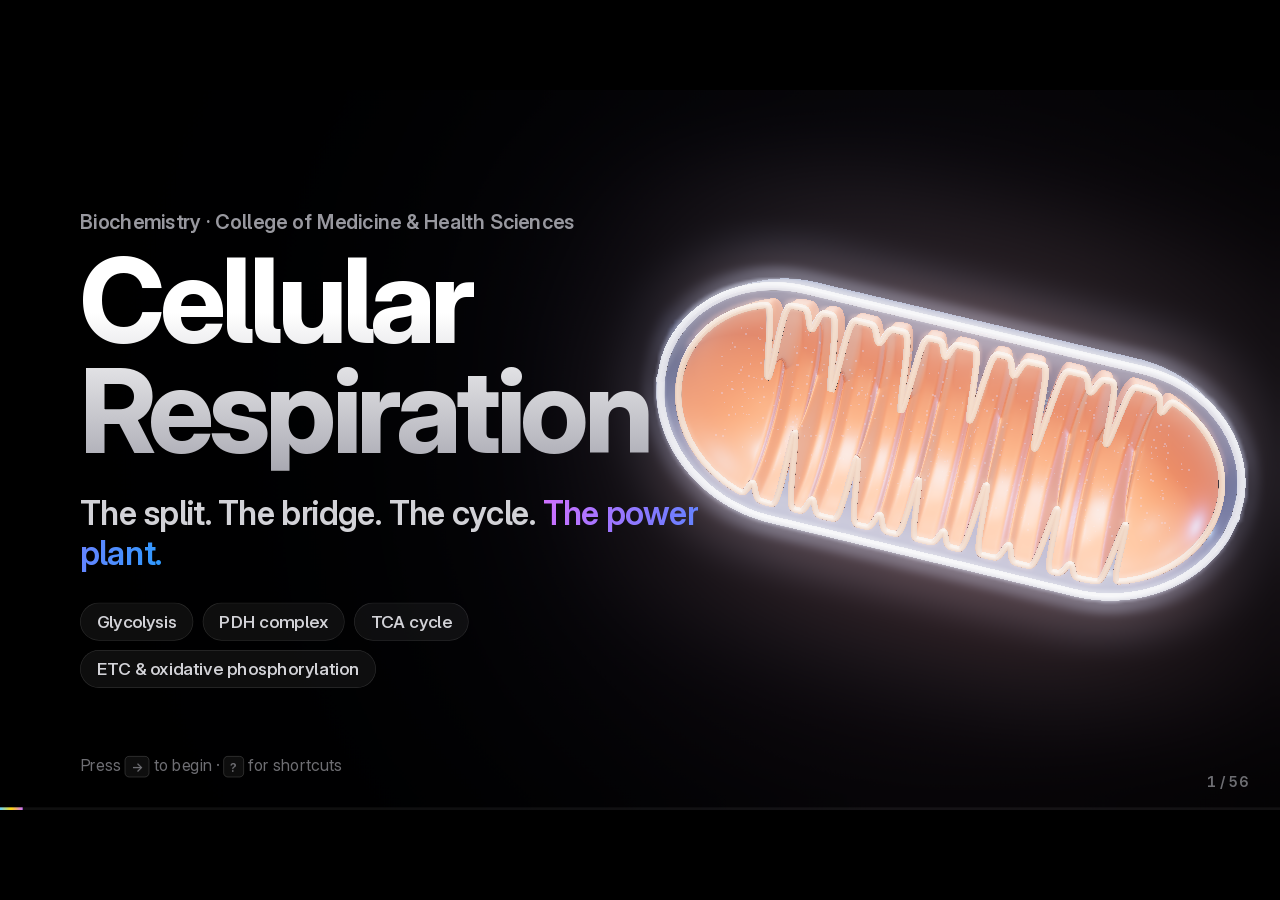
<file: index.html>
<!doctype html>
<html lang="en">
<head>
<meta charset="utf-8">
<meta name="viewport" content="width=device-width, initial-scale=1">
<title>Cellular Respiration — Glycolysis · PDH · TCA · Oxidative Phosphorylation</title>
<meta name="description" content="Interactive lecture: glycolysis, pyruvate dehydrogenase complex, TCA cycle, electron transport chain and oxidative phosphorylation.">
<meta name="theme-color" content="#000000">
<link rel="icon" href="img/favicon.svg" type="image/svg+xml">
<link rel="preload" href="fonts/InterVariable.woff2" as="font" type="font/woff2" crossorigin>
<link rel="stylesheet" href="css/style.css">
<link rel="stylesheet" href="css/widgets.css">
<link rel="stylesheet" href="css/widgets2.css">
<link rel="stylesheet" href="css/widgets3.css">
<link rel="stylesheet" href="css/widgets4.css">
<script type="importmap">
{ "imports": {
  "three": "./vendor/three/three.module.js",
  "three/addons/": "./vendor/three/addons/"
} }
</script>
</head>
<body>
<div id="viewport">
<div id="stage">
  <canvas id="gl" width="1920" height="1080"></canvas>
  <div id="labels"></div>
  <div id="slides">

<!-- ═══════════════════════════ OPENING ═══════════════════════════ -->

<section class="slide layout-hero" data-key="title" data-scene="mito" data-view="460" data-title="Cellular respiration">
  <div class="hero">
    <p class="eyebrow rv">Biochemistry · College of Medicine &amp; Health Sciences</p>
    <h1 class="hero-title rv">Cellular<br>Respiration</h1>
    <p class="hero-sub rv">The split. The bridge. The cycle. <span class="grad-3">The power plant.</span></p>
    <div class="tags rv"><span>Glycolysis</span><span>PDH complex</span><span>TCA cycle</span><span>ETC &amp; oxidative phosphorylation</span></div>
  </div>
  <p class="corner-hint rv">Press <kbd>→</kbd> to begin · <kbd>?</kbd> for shortcuts</p>
</section>

<section class="slide" data-key="roadmap" data-title="Roadmap">
  <header class="head">
    <p class="eyebrow rv">Four chapters · one goal</p>
    <h2 class="rv">From glucose to <span class="grad-atp">ATP</span></h2>
  </header>
  <div class="chapters four">
    <article class="chapter c0 rv" data-tip="obj-0" data-goto="ch0">
      <span class="ch-num">01</span>
      <div class="ch-icon" data-icon="split"></div>
      <h3>The Split</h3>
      <p>Glycolysis</p>
      <span class="ch-tag">L.11</span>
    </article>
    <article class="chapter c1 rv" data-tip="obj-1" data-goto="ch1">
      <span class="ch-num">02</span>
      <div class="ch-icon" data-icon="bridge"></div>
      <h3>The Bridge</h3>
      <p>PDH complex</p>
      <span class="ch-tag">L.12</span>
    </article>
    <article class="chapter c2 rv" data-tip="obj-2" data-goto="ch2">
      <span class="ch-num">03</span>
      <div class="ch-icon" data-icon="cycle"></div>
      <h3>The Cycle</h3>
      <p>TCA cycle</p>
      <span class="ch-tag">L.13</span>
    </article>
    <article class="chapter c3 rv" data-tip="obj-3" data-goto="ch3">
      <span class="ch-num">04</span>
      <div class="ch-icon" data-icon="plant"></div>
      <h3>The Power Plant</h3>
      <p>ETC &amp; oxidative phosphorylation</p>
      <span class="ch-tag">L.10</span>
    </article>
  </div>
  <p class="foot-hint rv">Hover a chapter for its learning outcomes</p>
</section>

<section class="slide" data-key="journey" data-steps="4" data-title="The big picture">
  <header class="head">
    <p class="eyebrow rv">The big picture</p>
    <h2 class="rv">The journey of one glucose</h2>
  </header>
  <div class="widget rv" data-widget="journey"></div>
</section>

<!-- ═══════════════════════════ 01 · THE SPLIT (GLYCOLYSIS) ═══════════════════════════ -->

<section class="slide layout-divider s0" data-key="ch0" data-section="0" data-scene="glucose" data-view="right" data-title="01 · The Split">
  <div class="divider">
    <span class="div-num grad-0 rv">01</span>
    <h1 class="rv">The Split</h1>
    <p class="rv">Glycolysis</p>
  </div>
  <p class="scene-hint rv">Glucose (6C) → 2 pyruvate (3C) · drag to rotate</p>
</section>

<section class="slide layout-split s0" data-key="g-background" data-section="0" data-scene="glucose" data-view="right" data-steps="3" data-title="What is glycolysis?">
  <div class="col-text">
    <p class="eyebrow grad-0 rv">Background · L.11.1</p>
    <h2 class="rv">Glucose,<br>split in two</h2>
    <ul class="bullets">
      <li data-build="1">Oxidative breakdown: glucose → <b>2 pyruvate</b></li>
      <li data-build="2" data-tip="g-aerobic">Step 1 of <b>aerobic respiration</b></li>
      <li data-build="3">Location: the <b>cytosol</b></li>
    </ul>
  </div>
</section>

<section class="slide s0" data-key="g-transport" data-section="0" data-steps="4" data-title="Getting glucose in">
  <header class="head row">
    <div>
      <p class="eyebrow grad-0 rv">Transport · L.11.1</p>
      <h2 class="rv">Getting glucose in</h2>
    </div>
  </header>
  <div class="widget rv" data-widget="gtransport"></div>
</section>

<section class="slide s0" data-key="g-carriers" data-section="0" data-steps="2" data-title="GLUT vs SGLT">
  <header class="head">
    <p class="eyebrow grad-0 rv">Two kinds of door</p>
    <h2 class="rv">GLUT vs SGLT</h2>
  </header>
  <div class="widget rv" data-widget="glutsglt"></div>
</section>

<section class="slide s0" data-key="g-gluts" data-section="0" data-steps="4" data-title="The GLUT family">
  <header class="head row">
    <div>
      <p class="eyebrow grad-0 rv">Affinity decides who eats first</p>
      <h2 class="rv">The GLUT family</h2>
    </div>
  </header>
  <div class="widget rv" data-widget="gluts"></div>
</section>

<section class="slide layout-split s0" data-key="g-steps" data-section="0" data-scene="glyline" data-view="right-wide" data-steps="8" data-title="Seven steps">
  <div class="col-text narrow">
    <p class="eyebrow grad-0 rv">Steps · L.11.2</p>
    <h2 class="rv">Seven steps<br>to pyruvate</h2>
    <div class="widget" data-widget="glycaption"></div>
  </div>
  <p class="scene-hint rv">Drag to rotate · hover a station</p>
</section>

<section class="slide s0" data-key="g-control" data-section="0" data-steps="2" data-title="Control enzymes &amp; poisons">
  <header class="head">
    <p class="eyebrow grad-0 rv">Control enzymes · poisons</p>
    <h2 class="rv">Who runs the line</h2>
  </header>
  <div class="widget rv" data-widget="enzline"></div>
</section>

<section class="slide s0" data-key="g-hkgk" data-section="0" data-steps="2" data-title="Hexokinase vs glucokinase">
  <header class="head">
    <p class="eyebrow grad-0 rv">L.11.5 · Blood glucose</p>
    <h2 class="rv">Hexokinase vs glucokinase</h2>
  </header>
  <div class="widget rv" data-widget="hkgk"></div>
</section>

<section class="slide s0" data-key="g-slp" data-section="0" data-steps="3" data-title="Two ways to make ATP">
  <header class="head">
    <p class="eyebrow grad-0 rv">L.11.4 · Energetics</p>
    <h2 class="rv">Two ways to make ATP</h2>
  </header>
  <div class="widget rv" data-widget="slp"></div>
</section>

<section class="slide s0" data-key="g-q-net" data-section="0" data-steps="1" data-title="Question: net energy">
  <div class="widget rv" data-widget="mcq" data-q="glynet"></div>
</section>

<section class="slide layout-split wide-visual s0" data-key="g-anaerobic" data-section="0" data-steps="3" data-title="Anaerobic glycolysis">
  <div class="col-text">
    <p class="eyebrow grad-0 rv">L.11.3 · Fate of cytosolic NADH</p>
    <h2 class="rv">No oxygen?<br>Make lactate.</h2>
    <ul class="bullets small">
      <li data-build="1">Pyruvate → <b>lactate</b> (LDH)</li>
      <li data-build="2" data-tip="nad-recycle">Regenerates <b>NAD⁺</b> → glycolysis continues</li>
      <li data-build="3" data-tip="anaerobic-sites">RBCs · avascular tissues · sprinting muscle</li>
    </ul>
  </div>
  <div class="col-visual widget rv" data-widget="nadcycle"></div>
</section>

<section class="slide s0" data-key="g-lactic" data-section="0" data-steps="2" data-title="Lactic acidosis">
  <header class="head">
    <p class="eyebrow grad-0 rv">Clinical</p>
    <h2 class="rv">Lactic acidosis</h2>
  </header>
  <div class="widget rv" data-widget="lactic"></div>
</section>

<section class="slide s0" data-key="g-rbc" data-section="0" data-steps="3" data-title="Glycolysis in RBCs">
  <header class="head">
    <p class="eyebrow grad-0 rv">Red blood cells</p>
    <h2 class="rv">Glycolysis in red cells</h2>
  </header>
  <div class="widget rv" data-widget="rbcpath"></div>
</section>

<section class="slide s0" data-key="g-reg" data-section="0" data-steps="3" data-title="Regulation of glycolysis">
  <header class="head">
    <p class="eyebrow grad-0 rv">Regulation · L.11.2</p>
    <h2 class="rv">Three levels of control</h2>
  </header>
  <div class="widget rv" data-widget="glyreg"></div>
</section>

<section class="slide s0" data-key="g-arsenate" data-section="0" data-steps="2" data-title="Arsenate poisoning">
  <header class="head">
    <p class="eyebrow grad-0 rv">Critical thinking</p>
    <h2 class="rv">Arsenate poisoning</h2>
  </header>
  <div class="widget rv" data-widget="arsenate"></div>
</section>

<section class="slide layout-split s0" data-key="g-pkd" data-section="0" data-scene="rbc" data-view="right" data-steps="4" data-title="Pyruvate kinase deficiency">
  <div class="col-text">
    <p class="eyebrow grad-0 rv">Clinical · L.11.6</p>
    <h2 class="rv">Pyruvate kinase<br>deficiency</h2>
    <ul class="bullets small">
      <li data-build="1" data-tip="pkd-genetic">2nd most common enzyme-defect hemolytic anemia</li>
      <li data-build="2">ATP ↓ → Na<sup>+</sup>/K<sup>+</sup> pump fails</li>
      <li data-build="3">K<sup>+</sup> leaks out → cells shrink, <b>spiculate</b></li>
      <li data-build="4" data-tip="pkd-tolerate">Spleen destroys them · <b>2,3-BPG ↑</b></li>
    </ul>
    <div class="seg rv" data-control="pk">
      <button class="on" data-val="off">Normal RBC</button><button data-val="on">PK deficient</button>
    </div>
  </div>
  <p class="scene-hint rv">Drag to rotate · hover the cell</p>
</section>

<section class="slide s0" data-key="g-case" data-section="0" data-steps="5" data-title="Case: spiculated cells">
  <div class="widget rv" data-widget="pkcase"></div>
</section>

<section class="slide layout-split wide-visual s0" data-key="g-fluoride" data-section="0" data-steps="2" data-title="The fluoride tube">
  <div class="col-text">
    <p class="eyebrow grad-0 rv">Critical thinking</p>
    <h2 class="rv">Why a fluoride tube?</h2>
    <ul class="bullets small">
      <li data-build="1">Blood cells keep <b>eating glucose</b> in the tube</li>
      <li data-build="2" data-tip="fluoride">Fluoride blocks <b>enolase</b> → glycolysis stops</li>
    </ul>
  </div>
  <div class="col-visual widget rv" data-widget="fluoride"></div>
</section>

<!-- ═══════════════════════════ 02 · THE BRIDGE ═══════════════════════════ -->

<section class="slide layout-divider s1" data-key="ch1" data-section="1" data-scene="bridge" data-view="right" data-title="02 · The Bridge">
  <div class="divider">
    <span class="div-num grad-1 rv">02</span>
    <h1 class="rv">The Bridge</h1>
    <p class="rv">Pyruvate dehydrogenase complex</p>
  </div>
</section>

<section class="slide layout-split s1" data-key="pdh-background" data-section="1" data-scene="bridge" data-view="right" data-steps="4" data-title="Why a bridge?">
  <div class="col-text">
    <p class="eyebrow grad-1 rv">Background</p>
    <h2 class="rv">Pyruvate needs<br>a bridge</h2>
    <ul class="bullets">
      <li data-build="1">With O<sub>2</sub>, pyruvate heads to the <b>TCA cycle</b></li>
      <li data-build="2">Entry ticket: <b>acetyl CoA</b></li>
      <li data-build="3">Glycolysis: <b>cytosol</b><br>PDH: <b>mitochondrial matrix</b></li>
      <li data-build="4">So pyruvate must <b>enter the matrix</b> first</li>
    </ul>
  </div>
</section>

<section class="slide layout-split s1" data-key="pdh-complex" data-section="1" data-scene="pdh" data-view="right" data-steps="4" data-title="PDH complex">
  <div class="col-text">
    <p class="eyebrow grad-1 rv">3 enzymes · 5 coenzymes</p>
    <h2 class="rv">PDH complex</h2>
    <ul class="bullets">
      <li data-build="1">Multi-enzyme complex</li>
      <li data-build="2">Oxidative decarboxylation</li>
      <li data-build="3">Pyruvate <span class="dim">(3C)</span> → acetyl CoA <span class="dim">(2C)</span></li>
      <li data-build="4">Releases <span class="t-co2">CO<sub>2</sub></span> + <span class="t-nadh">NADH</span></li>
    </ul>
    <div class="chips rv">
      <span class="chip e1" data-tip="E1" data-hl="E1">E1 · Decarboxylase</span>
      <span class="chip e2" data-tip="E2" data-hl="E2">E2 · Transacetylase</span>
      <span class="chip e3" data-tip="E3" data-hl="E3">E3 · Dehydrogenase</span>
    </div>
  </div>
  <p class="scene-hint rv">Schematic model · drag to rotate · hover to explore</p>
</section>

<section class="slide s1" data-key="pdh-coenzymes" data-section="1" data-steps="3" data-title="5 coenzymes">
  <header class="head">
    <p class="eyebrow grad-1 rv">5 coenzymes · the mnemonic</p>
    <h2 class="rv mnemonic"><b>T</b>ender <b>L</b>oving <b>C</b>are <b>F</b>or <b>N</b>obody</h2>
  </header>
  <div class="widget rv" data-widget="pdhline"></div>
</section>

<section class="slide s1" data-key="pdh-where" data-section="1" data-steps="2" data-title="Where is PDH?">
  <header class="head">
    <p class="eyebrow grad-1 rv">Localization · distribution</p>
    <h2 class="rv">Where is PDH?</h2>
  </header>
  <div class="widget rv" data-widget="where"></div>
</section>

<section class="slide s1" data-key="pdh-analogues" data-section="1" data-steps="1" data-title="PDH analogues">
  <header class="head">
    <p class="eyebrow grad-1 rv">PDH complex analogues</p>
    <h2 class="rv">Same machinery, different jobs</h2>
  </header>
  <div class="widget rv" data-widget="analogues"></div>
</section>

<section class="slide layout-split wide-visual s1" data-key="pdh-deficiency" data-section="1" data-steps="3" data-title="PDH deficiency">
  <div class="col-text">
    <p class="eyebrow grad-1 rv">Clinical</p>
    <h2 class="rv">PDH deficiency</h2>
    <ul class="bullets">
      <li data-build="1">↑ Pyruvate, lactate, alanine</li>
      <li data-build="2" data-tip="lactic">Congenital <b>lactic acidosis</b></li>
      <li data-build="3" data-tip="neuro">Progressive <b>neurological</b> signs</li>
    </ul>
  </div>
  <div class="col-visual widget rv" data-widget="deficiency"></div>
</section>

<section class="slide layout-split wide-visual s1" data-key="thiamine" data-section="1" data-steps="2" data-title="Thiamine deficiency">
  <div class="col-text">
    <p class="eyebrow grad-1 rv">Clinical · vitamin B<sub>1</sub></p>
    <h2 class="rv">Thiamine deficiency</h2>
    <ul class="bullets">
      <li data-build="1" data-tip="tpp-hit">PDH &amp; α-keto acid DH complexes fail</li>
      <li data-build="2">Energy failure in the <b>hungriest</b> tissues</li>
    </ul>
  </div>
  <div class="col-visual widget rv" data-widget="thiamine"></div>
</section>

<section class="slide s1" data-key="thiamine-why" data-section="1" data-steps="6" data-title="Thiamine before glucose">
  <header class="head">
    <p class="eyebrow grad-1 rv">Critical thinking</p>
    <h2 class="rv">Thiamine <span class="grad-1">before</span> glucose. Why?</h2>
  </header>
  <div class="widget rv" data-widget="thiaminewhy"></div>
</section>

<!-- ═══════════════════════════ 03 · THE CYCLE ═══════════════════════════ -->

<section class="slide layout-divider s2" data-key="ch2" data-section="2" data-scene="citrate" data-view="right" data-title="03 · The Cycle">
  <div class="divider">
    <span class="div-num grad-2 rv">03</span>
    <h1 class="rv">The Cycle</h1>
    <p class="rv">Citric acid cycle · TCA cycle · Krebs cycle</p>
  </div>
  <p class="scene-hint rv" data-tip="citrate">Citrate — the first product of the cycle · hover</p>
</section>

<section class="slide layout-split wide-visual s2" data-key="tca-background" data-section="2" data-steps="4" data-title="The central hub">
  <div class="col-text">
    <p class="eyebrow grad-2 rv">Background</p>
    <h2 class="rv">The central hub</h2>
    <ul class="bullets">
      <li data-build="1">Oxidizes acetyl CoA → CO<sub>2</sub></li>
      <li data-build="2">Stage 2 of aerobic respiration · <b>matrix</b></li>
      <li data-build="3" data-tip="amphibolic">Amphibolic: <b>breaks down</b> &amp; <b>builds</b></li>
      <li data-build="4">Final common pathway for <b>all fuels</b></li>
    </ul>
  </div>
  <div class="col-visual widget rv" data-widget="fuels"></div>
</section>

<section class="slide layout-split s2" data-key="tca-cycle" data-section="2" data-scene="tca" data-view="right" data-steps="9" data-title="The eight steps">
  <div class="col-text">
    <p class="eyebrow grad-2 rv">Steps · L.13.1</p>
    <h2 class="rv">One turn,<br>eight steps</h2>
    <div class="widget" data-widget="tcacaption"></div>
  </div>
  <p class="scene-hint rv">Drag to rotate · hover an enzyme</p>
</section>

<section class="slide s2" data-key="tca-table" data-section="2" data-steps="8" data-title="Fill in the cycle">
  <header class="head row">
    <div>
      <p class="eyebrow grad-2 rv">Interactive</p>
      <h2 class="rv">Fill in the cycle</h2>
    </div>
    <p class="head-note rv"><span class="swatch red"></span> control points · click any <b>?</b></p>
  </header>
  <div class="widget rv" data-widget="tcatable"></div>
</section>

<section class="slide s2" data-key="tca-energy" data-section="2" data-steps="4" data-title="Energy per turn">
  <header class="head">
    <p class="eyebrow grad-2 rv">Energetics</p>
    <h2 class="rv">One turn = <span class="grad-atp" data-count-target="energy-total">10</span> ATP</h2>
  </header>
  <div class="widget rv" data-widget="energy"></div>
</section>

<section class="slide s2" data-key="glucose-total" data-section="2" data-steps="5" data-title="ATP per glucose">
  <header class="head">
    <p class="eyebrow grad-2 rv">Critical thinking</p>
    <h2 class="rv">One glucose = how many ATP?</h2>
  </header>
  <div class="widget rv" data-widget="glucose"></div>
</section>

<section class="slide s2" data-key="tca-regulation" data-section="2" data-steps="3" data-title="Regulation">
  <header class="head row">
    <div>
      <p class="eyebrow grad-2 rv">Regulation</p>
      <h2 class="rv">Three control points</h2>
    </div>
  </header>
  <div class="widget rv" data-widget="regulation"></div>
</section>

<section class="slide s2" data-key="q-idh" data-section="2" data-steps="1" data-title="Question: IDH">
  <div class="widget rv" data-widget="mcq" data-q="idh"></div>
</section>

<section class="slide s2" data-key="amphibolic" data-section="2" data-steps="2" data-title="Amphibolic hub">
  <header class="head row">
    <div>
      <p class="eyebrow grad-2 rv">L.13.2 · L.13.3</p>
      <h2 class="rv">Amphibolic hub</h2>
    </div>
  </header>
  <div class="widget rv" data-widget="amphibolic"></div>
</section>

<section class="slide s2" data-key="q-infant" data-section="2" data-steps="1" data-title="Question: the infant">
  <div class="widget rv" data-widget="mcq" data-q="infant"></div>
</section>

<!-- ═══════════════════════════ 04 · THE POWER PLANT ═══════════════════════════ -->

<section class="slide layout-divider s3" data-key="ch3" data-section="3" data-scene="mito" data-view="right" data-title="04 · The Power Plant">
  <div class="divider">
    <span class="div-num grad-3 rv">04</span>
    <h1 class="rv">The Power Plant</h1>
    <p class="rv">Electron transport chain &amp; oxidative phosphorylation</p>
  </div>
</section>

<section class="slide s3" data-key="definitions" data-section="3" data-steps="4" data-title="Four terms">
  <header class="head">
    <p class="eyebrow grad-3 rv">Vocabulary</p>
    <h2 class="rv">Four terms to own</h2>
  </header>
  <div class="widget rv" data-widget="definitions"></div>
</section>

<section class="slide layout-split s3" data-key="etc-where" data-section="3" data-scene="mito" data-view="right" data-steps="3" data-title="Electron transport chain">
  <div class="col-text">
    <p class="eyebrow grad-3 rv">L.10.2 · Location</p>
    <h2 class="rv">Electron<br>transport chain</h2>
    <ul class="bullets">
      <li data-build="1">Protein complexes in the <b>inner membrane</b></li>
      <li data-build="2">Carries e<sup>−</sup>: NADH, FADH<sub>2</sub> → O<sub>2</sub></li>
      <li data-build="3">Released energy → <b>ATP</b></li>
    </ul>
  </div>
  <p class="scene-hint rv">Hover a membrane · drag to rotate</p>
</section>

<section class="slide s3" data-key="oxphos-flow" data-section="3" data-steps="4" data-title="Oxidative phosphorylation">
  <header class="head">
    <p class="eyebrow grad-3 rv">L.10.1 · Definition</p>
    <h2 class="rv">Oxidative phosphorylation</h2>
  </header>
  <div class="widget rv" data-widget="oxflow"></div>
</section>

<section class="slide layout-split s3" data-key="etc-components" data-section="3" data-scene="etc" data-view="right-wide" data-steps="6" data-title="ETC components">
  <div class="col-text narrow">
    <p class="eyebrow grad-3 rv">L.10.2 · Components</p>
    <h2 class="rv">Meet the chain</h2>
    <ol class="complex-list">
      <li data-build="1" data-tip="C1" data-hl="C1"><span class="cx c1">I</span><span>NADH dehydrogenase</span></li>
      <li data-build="2" data-tip="C2" data-hl="C2"><span class="cx c2">II</span><span>Succinate dehydrogenase</span></li>
      <li data-build="3" data-tip="C3" data-hl="C3"><span class="cx c3">III</span><span>Cytochrome bc<sub>1</sub></span></li>
      <li data-build="4" data-tip="C4" data-hl="C4"><span class="cx c4">IV</span><span>Cytochrome c oxidase</span></li>
      <li data-build="5" data-tip="mobile" data-hl="mobile"><span class="cx cm">Q · c</span><span>Mobile carriers</span></li>
      <li data-build="6" data-tip="C5" data-hl="C5"><span class="cx c5">V</span><span>ATP synthase</span></li>
    </ol>
  </div>
</section>

<section class="slide layout-split s3" data-key="chemiosmotic" data-section="3" data-scene="etc" data-view="right-wide" data-steps="4" data-title="Chemiosmotic theory">
  <div class="col-text narrow">
    <p class="eyebrow grad-3 rv" data-tip="mitchell">Chemiosmotic theory · Peter Mitchell</p>
    <h2 class="rv">Protons do<br>the work</h2>
    <ul class="bullets small">
      <li data-build="1">e<sup>−</sup> flow down the chain</li>
      <li data-build="2">…pumps <span class="t-h">H<sup>+</sup></span> out: <b>4 · 4 · 2</b></li>
      <li data-build="3" data-tip="gradient">Gradient: ↓pH + charge outside</li>
      <li data-build="4"><span class="t-h">H<sup>+</sup></span> flow back → <span class="t-atp">ATP</span></li>
    </ul>
    <div class="seg rv" data-control="entry">
      <button class="on" data-val="nadh">NADH</button><button data-val="fadh">FADH<sub>2</sub></button>
    </div>
  </div>
</section>

<section class="slide s3" data-key="atp-yield" data-section="3" data-steps="3" data-title="ATP yield">
  <header class="head">
    <p class="eyebrow grad-3 rv">Energetics</p>
    <h2 class="rv">ATP per NADH &amp; FADH<sub>2</sub></h2>
  </header>
  <div class="widget rv" data-widget="yield"></div>
</section>

<section class="slide layout-split s3" data-key="atp-synthase" data-section="3" data-scene="synthase" data-view="right" data-steps="3" data-title="ATP synthase">
  <div class="col-text">
    <p class="eyebrow grad-3 rv">Complex V · F<sub>1</sub>F<sub>o</sub>-ATPase</p>
    <h2 class="rv">ATP synthase</h2>
    <ul class="bullets">
      <li data-build="1" data-tip="F0" data-hl="F0"><b>F<sub>o</sub></b> · membrane · H<sup>+</sup> channel + c-ring</li>
      <li data-build="2" data-tip="F1" data-hl="F1"><b>F<sub>1</sub></b> · matrix · α β γ δ ε · catalytic</li>
      <li data-build="3">H<sup>+</sup> flow spins the rotor → <span class="t-atp">ATP</span></li>
    </ul>
  </div>
  <p class="scene-hint rv">Hover a subunit · drag to rotate</p>
</section>

<section class="slide s3" data-key="inhibitor-classes" data-section="3" data-steps="3" data-title="Inhibitor classes">
  <header class="head">
    <p class="eyebrow grad-3 rv">L.10.4</p>
    <h2 class="rv">Three ways to stop the plant</h2>
  </header>
  <div class="widget rv" data-widget="classes"></div>
</section>

<section class="slide s3" data-key="site-inhibitors" data-section="3" data-steps="3" data-title="Site-specific inhibitors">
  <header class="head row">
    <div>
      <p class="eyebrow grad-3 rv">1 · Site-specific inhibitors</p>
      <h2 class="rv">Block the chain</h2>
    </div>
    <p class="head-note rv">Click an inhibitor</p>
  </header>
  <div class="widget rv" data-widget="chain"></div>
</section>

<section class="slide layout-split s3" data-key="oligomycin" data-section="3" data-scene="synthase" data-view="right" data-steps="2" data-title="Oligomycin">
  <div class="col-text">
    <p class="eyebrow grad-3 rv">2 · ATP synthase inhibitor</p>
    <h2 class="rv">Oligomycin</h2>
    <ul class="bullets">
      <li data-build="1">Binds the <b>F<sub>o</sub></b> domain</li>
      <li data-build="1">Blocks H<sup>+</sup> re-entry to the matrix</li>
      <li data-build="2" data-tip="oligo-coupling">ATP synthesis <b>stops</b></li>
    </ul>
    <div class="seg rv" data-control="oligo">
      <button class="on" data-val="off">Normal</button><button data-val="on">+ Oligomycin</button>
    </div>
  </div>
</section>

<section class="slide layout-split s3" data-key="uncouplers" data-section="3" data-scene="etc" data-view="right-wide" data-steps="3" data-title="Uncouplers">
  <div class="col-text narrow">
    <p class="eyebrow grad-3 rv">3 · Uncouplers</p>
    <h2 class="rv">Uncouplers</h2>
    <ul class="bullets small">
      <li data-build="1">e<sup>−</sup> flow continues — <b>no ATP</b></li>
      <li data-build="1">Inner membrane <b>leaks H<sup>+</sup></b></li>
      <li data-build="2">No proton-motive force</li>
      <li data-build="2" class="t-heat">Energy → <b>heat</b></li>
    </ul>
    <div class="chips stack" data-build="3">
      <span class="chip warm" data-tip="dnp">2,4-Dinitrophenol</span>
      <span class="chip warm" data-tip="dicumarol">Dicumarol</span>
      <span class="chip warm" data-tip="salicylate">Salicylate</span>
      <span class="chip warm" data-tip="ucp1">Uncoupling protein</span>
    </div>
  </div>
</section>

<section class="slide layout-split s3" data-key="toxin-lab" data-section="3" data-scene="etc" data-view="right-wide" data-steps="0" data-title="Live lab">
  <div class="col-text narrow">
    <p class="eyebrow grad-3 rv">Live lab</p>
    <h2 class="rv">Poison the<br>power plant</h2>
    <div class="widget rv" data-widget="toxinlab"></div>
  </div>
</section>

<!-- ═══════════════════════════ CLOSING ═══════════════════════════ -->

<section class="slide" data-key="recap" data-steps="0" data-title="Key numbers">
  <header class="head">
    <p class="eyebrow rv">Recap</p>
    <h2 class="rv">The numbers to remember</h2>
  </header>
  <div class="widget rv" data-widget="recap"></div>
</section>

<section class="slide" data-key="quiz" data-title="Test yourself">
  <div class="widget rv" data-widget="quizcta"></div>
</section>

<section class="slide" data-key="refs" data-title="References">
  <header class="head">
    <p class="eyebrow rv">Sources</p>
    <h2 class="rv">References</h2>
  </header>
  <div class="refs">
    <article class="ref rv">
      <span class="ref-k">Textbook</span>
      <h3>Lippincott Illustrated Reviews: Biochemistry</h3>
      <p>9th ed. · Abali, Cline, Franklin, Viselli · Wolters Kluwer</p>
      <p class="dim" data-ref="lippincott">Ch. 6 Bioenergetics &amp; oxidative phosphorylation (cited in L.10 as Ch. 5, pp. 85–94) · Ch. 8 Glycolysis, pp. 107–126 · Ch. 9 TCA cycle &amp; PDH complex, pp. 127–135</p>
    </article>
    <article class="ref rv">
      <span class="ref-k">Lecture · L.10</span>
      <h3>Oxidative phosphorylation &amp; ETC</h3>
      <p>Dr. D. Vijaya Marakala, Associate Professor · COMHS, National University of Science &amp; Technology</p>
    </article>
    <article class="ref rv">
      <span class="ref-k">Lecture · L.11</span>
      <h3>Glycolysis</h3>
      <p>Transport, steps, regulation, anaerobic glycolysis &amp; PK deficiency · COMHS, National University of Science &amp; Technology</p>
    </article>
    <article class="ref rv">
      <span class="ref-k">Lecture · L.12 – L.13</span>
      <h3>PDH complex &amp; citric acid cycle</h3>
      <p>Reactions, regulation and energetics · COMHS, National University of Science &amp; Technology</p>
    </article>
    <article class="ref rv" data-ref="extra">
      <span class="ref-k">Supporting facts</span>
      <h3>Hover-card details</h3>
      <p class="dim" id="ref-extra">NCBI Bookshelf (StatPearls, GeneReviews) · PubMed Central · nobelprize.org</p>
    </article>
  </div>
  <p class="foot-hint rv">3D models are schematic teaching models, not atomic structures.</p>
</section>

  </div><!-- /slides -->

  <div id="chrome">
    <div class="progress"><span class="bar"></span></div>
    <div class="counter"><span class="sec"></span><span class="num"></span></div>
    <nav class="nav">
      <button class="nav-prev" aria-label="Previous">‹</button>
      <button class="nav-next" aria-label="Next">›</button>
    </nav>
  </div>
  <div id="tip" role="tooltip" aria-hidden="true"></div>
  <div id="blackout"></div>
</div><!-- /stage -->
</div><!-- /viewport -->

<div id="overview" class="overlay" aria-hidden="true">
  <div class="ov-inner">
    <div class="ov-head"><h3>All slides</h3><span>Esc to close</span></div>
    <div class="ov-grid"></div>
  </div>
</div>

<div id="help" class="overlay" aria-hidden="true">
  <div class="help-card">
    <h3>Shortcuts</h3>
    <dl>
      <dt><kbd>→</kbd> <kbd>Space</kbd> <kbd>PgDn</kbd></dt><dd>Next step / slide</dd>
      <dt><kbd>←</kbd> <kbd>PgUp</kbd></dt><dd>Previous</dd>
      <dt><kbd>O</kbd></dt><dd>Overview of all slides</dd>
      <dt><kbd>F</kbd></dt><dd>Fullscreen</dd>
      <dt><kbd>B</kbd></dt><dd>Black screen</dd>
      <dt><kbd>Q</kbd></dt><dd>Open the question bank</dd>
      <dt><kbd>Home</kbd> <kbd>End</kbd></dt><dd>First / last slide</dd>
      <dt>Number + <kbd>Enter</kbd></dt><dd>Jump to slide</dd>
    </dl>
    <p>Hover anything glowing for details.</p>
  </div>
</div>

<div id="quiz-overlay" class="overlay" aria-hidden="true">
  <button class="quiz-close" aria-label="Close quiz">✕</button>
  <iframe title="Question bank" data-src="quiz.html?embed=1"></iframe>
</div>

<script src="vendor/gsap/gsap.min.js"></script>
<script src="vendor/qrcode/qrcode.js"></script>
<script type="module" src="js/main.js"></script>
</body>
</html>
</file>
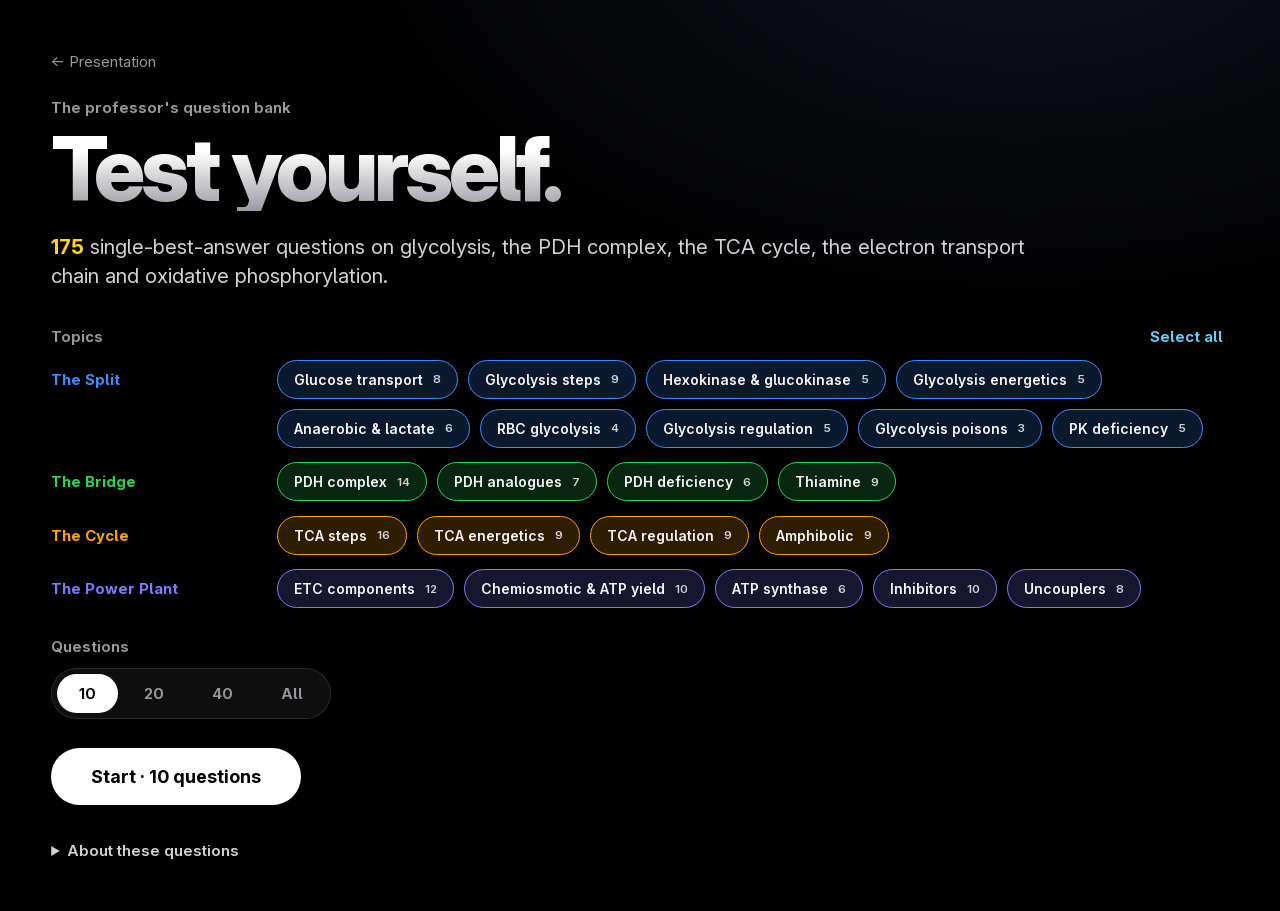
<file: quiz.html>
<!doctype html>
<html lang="en">
<head>
<meta charset="utf-8">
<meta name="viewport" content="width=device-width, initial-scale=1, viewport-fit=cover">
<title>Question Bank — Glycolysis · PDH · TCA · ETC</title>
<meta name="description" content="Exam-style MCQs on the PDH complex, TCA cycle, electron transport chain and oxidative phosphorylation.">
<meta name="theme-color" content="#000000">
<link rel="icon" href="img/favicon.svg" type="image/svg+xml">
<link rel="preload" href="fonts/InterVariable.woff2" as="font" type="font/woff2" crossorigin>
<link rel="stylesheet" href="css/quiz.css">
</head>
<body>
<main id="app">
  <section id="start" class="view on">
    <a class="back" href="index.html" data-hide-embed>← Presentation</a>
    <p class="kicker">The professor's question bank</p>
    <h1>Test yourself.</h1>
    <p class="lede"><b id="qcount">—</b> single-best-answer questions on glycolysis, the PDH complex, the TCA cycle, the electron transport chain and oxidative phosphorylation.</p>

    <div class="block">
      <div class="block-h"><span>Topics</span><button class="link" id="allTopics">Select all</button></div>
      <div id="topics" class="topics"></div>
    </div>
    <div class="block">
      <div class="block-h"><span>Questions</span></div>
      <div class="seg" id="len"><button data-v="10" class="on">10</button><button data-v="20">20</button><button data-v="40">40</button><button data-v="0">All</button></div>
    </div>
    <button class="primary" id="go">Start</button>
    <p class="best" id="best"></p>
    <details class="about">
      <summary>About these questions</summary>
      <p id="aboutText"></p>
    </details>
  </section>

  <section id="quiz" class="view">
    <header class="qbar">
      <button class="icon" id="quit" aria-label="Back to start">←</button>
      <div class="prog"><i id="progBar"></i></div>
      <span class="qnum" id="qnum">1 / 10</span>
      <span class="score" id="score">0 ✓</span>
    </header>
    <div class="qcard" id="qcard">
      <div class="meta"><span class="tag" id="qtopic"></span><span class="obj" id="qobj"></span><span class="origin" id="qorigin"></span></div>
      <h2 id="qstem"></h2>
      <div class="opts" id="opts"></div>
      <div class="explain" id="explain">
        <span class="verdict" id="verdict"></span>
        <p id="exText"></p>
      </div>
      <div class="actions"><span class="keys">Keys: <kbd>A</kbd>–<kbd>E</kbd> answer · <kbd>Enter</kbd> next</span><button class="primary small" id="next" disabled>Next</button></div>
    </div>
  </section>

  <section id="result" class="view">
    <p class="kicker">Result</p>
    <div class="ring-wrap">
      <svg viewBox="0 0 120 120" class="ring"><circle cx="60" cy="60" r="52" class="track"/><circle cx="60" cy="60" r="52" class="val" id="ringVal"/></svg>
      <div class="ring-txt"><b id="pct">0%</b><span id="frac">0 / 0</span></div>
    </div>
    <p class="msg" id="msg"></p>
    <div id="breakdown" class="breakdown"></div>
    <div class="ractions">
      <button class="primary" id="retryWrong">Retry the ones I missed</button>
      <button class="ghost" id="again">New quiz</button>
    </div>
    <div id="review" class="review"></div>
  </section>
</main>
<script type="module" src="js/quiz.js"></script>
</body>
</html>
</file>
<file: css/style.css>
/* ─────────────────────────────────────────────────────────────
   Cellular Respiration — presentation design system
   Stage is a fixed 1920×1080 canvas scaled to fit any screen,
   so every size below is in "stage pixels".
   ───────────────────────────────────────────────────────────── */

@font-face {
  font-family: "Inter";
  src: url("../fonts/InterVariable.woff2") format("woff2");
  font-weight: 100 900;
  font-style: normal;
  font-display: swap;
}

:root {
  --bg: #000;
  --surface: rgba(28, 28, 32, 0.78);
  --surface-2: rgba(255, 255, 255, 0.055);
  --surface-3: rgba(255, 255, 255, 0.09);
  --hairline: rgba(255, 255, 255, 0.12);
  --hairline-2: rgba(255, 255, 255, 0.2);
  --text: #f5f5f7;
  --text-2: #d2d2d7;
  --text-3: #98989f;
  --text-4: #6e6e73;

  /* molecules — one meaning per colour, used everywhere */
  --nadh: #30d158;
  --fadh: #ff6fae;
  --co2: #6aa8ff;
  --gtp: #ff9f0a;
  --atp: #ffd60a;
  --h: #ff453a;
  --e: #ffe45c;
  --o2: #64d2ff;
  --heat: #ff7a1a;

  /* enzymes */
  --e1: #ff6482;
  --e2: #bf8cff;
  --e3: #5ac8fa;
  --c1: #7d7aff;
  --c2: #d070ff;
  --c3: #2d9bff;
  --c4: #2ad4b4;
  --c5: #ffb340;

  --inhib: #ff453a;
  --activ: #30d158;

  --grad-0: linear-gradient(100deg, #7cc4ff 0%, #2f6bff 100%);
  --grad-1: linear-gradient(100deg, #64d2ff 0%, #30d158 100%);
  --grad-2: linear-gradient(100deg, #ffd60a 0%, #ff9f0a 50%, #ff6482 100%);
  --grad-3: linear-gradient(100deg, #d070ff 0%, #7d7aff 50%, #2d9bff 100%);
  --grad-atp: linear-gradient(100deg, #ffe45c 0%, #ff9f0a 100%);

  --ease: cubic-bezier(0.22, 0.75, 0.12, 1);
  --ease-in-out: cubic-bezier(0.65, 0, 0.35, 1);
  --r-lg: 36px;
  --r-md: 24px;
  --r-sm: 14px;
}

* { box-sizing: border-box; }

html, body {
  margin: 0;
  height: 100%;
  background: var(--bg);
  color: var(--text);
  overflow: hidden;
  font-family: "Inter", -apple-system, BlinkMacSystemFont, "SF Pro Display", "Segoe UI", system-ui, sans-serif;
  font-feature-settings: "cv05" 1, "calt" 1;
  font-optical-sizing: auto;
  -webkit-font-smoothing: antialiased;
  -moz-osx-font-smoothing: grayscale;
  text-rendering: optimizeLegibility;
}

body.idle, body.idle * { cursor: none !important; }

button { font: inherit; color: inherit; }
kbd {
  font: 600 0.8em/1 "Inter", sans-serif;
  padding: 0.18em 0.45em;
  border-radius: 0.35em;
  border: 1px solid var(--hairline-2);
  background: var(--surface-2);
}
sub, sup { font-size: 0.62em; line-height: 0; position: relative; }
sub { bottom: -0.28em; vertical-align: baseline; }
sup { top: -0.55em; vertical-align: baseline; }

/* ── stage ───────────────────────────────────────────── */
#viewport { position: fixed; inset: 0; overflow: hidden; background: var(--bg); }
#stage {
  position: absolute;
  left: 50%; top: 50%;
  width: 1920px; height: 1080px;
  transform-origin: 50% 50%;
  overflow: hidden;
  background: radial-gradient(1400px 900px at 70% 40%, #0b0d14 0%, #000 70%);
}
#gl {
  position: absolute; inset: 0;
  width: 1920px; height: 1080px;
  opacity: 0;
  transition: opacity 0.7s var(--ease);
  touch-action: none;
}
#gl.on { opacity: 1; }
#labels { position: absolute; inset: 0; pointer-events: none; }
#labels > div { pointer-events: none; }
#slides { position: absolute; inset: 0; pointer-events: none; }

/* ── slides ──────────────────────────────────────────── */
.slide {
  position: absolute; inset: 0;
  padding: 92px 120px 96px;
  display: flex; flex-direction: column;
  opacity: 0; visibility: hidden;
  transform: scale(1.012);
  transition: opacity 0.6s var(--ease), transform 0.9s var(--ease), visibility 0s linear 0.6s;
  pointer-events: none;
}
.slide.active {
  opacity: 1; visibility: visible; transform: none;
  transition: opacity 0.75s var(--ease) 0.12s, transform 1.1s var(--ease) 0.08s, visibility 0s;
}
.slide.active .widget, .slide.active [data-tip], .slide.active button,
.slide.active [data-goto], .slide.active .seg, .slide.active input,
.slide.active .chip, .slide.active a { pointer-events: auto; }

/* staggered reveal on slide entry */
.slide .rv {
  opacity: 0; transform: translateY(26px); filter: blur(10px);
  transition: opacity 0.8s var(--ease), transform 1s var(--ease), filter 0.8s var(--ease);
}
.slide.active .rv {
  opacity: 1; transform: none; filter: blur(0);
  transition-delay: calc(0.18s + var(--i, 0) * 0.08s);
}
/* step builds */
.slide [data-build] {
  opacity: 0; transform: translateY(22px); filter: blur(8px);
  transition: opacity 0.7s var(--ease), transform 0.9s var(--ease), filter 0.7s var(--ease), color 0.4s;
}
.slide [data-build].in { opacity: 1; transform: none; filter: blur(0); }
.slide [data-build].in.past { color: var(--text-3); }
.slide .bullets li.in.past b { color: var(--text-2); }

/* ── typography ─────────────────────────────────────── */
.eyebrow {
  margin: 0 0 18px;
  font-size: 30px; font-weight: 600; letter-spacing: 0.005em;
  color: var(--text-3);
}
h1, h2, h3 { margin: 0; font-weight: 700; letter-spacing: -0.028em; }
h2 { font-size: 86px; line-height: 1.02; }
h3 { font-size: 40px; letter-spacing: -0.02em; }
b, strong { font-weight: 650; color: #fff; }
i { font-style: italic; }
.dim { color: var(--text-3); }

.grad-0, .grad-1, .grad-2, .grad-3, .grad-atp {
  background-clip: text; -webkit-background-clip: text;
  color: transparent; -webkit-text-fill-color: transparent;
}
.grad-0 { background-image: var(--grad-0); }
.grad-1 { background-image: var(--grad-1); }
.grad-2 { background-image: var(--grad-2); }
.grad-3 { background-image: var(--grad-3); }
.grad-atp { background-image: var(--grad-atp); }
.eyebrow.grad-0, .eyebrow.grad-1, .eyebrow.grad-2, .eyebrow.grad-3 { display: inline-block; }

.t-nadh { color: var(--nadh); font-weight: 650; }
.t-fadh { color: var(--fadh); font-weight: 650; }
.t-co2 { color: var(--co2); font-weight: 650; }
.t-atp { color: var(--atp); font-weight: 650; }
.t-gtp { color: var(--gtp); font-weight: 650; }
.t-h { color: var(--h); font-weight: 650; }
.t-heat { color: #ffb37a; }
.t-heat b { color: var(--heat); }

.head { margin-bottom: 44px; }
.head.row { display: flex; align-items: flex-end; justify-content: space-between; gap: 40px; }
.head-note { margin: 0 0 10px; font-size: 28px; color: var(--text-3); display: flex; align-items: center; gap: 14px; }
.swatch { display: inline-block; width: 22px; height: 22px; border-radius: 6px; }
.swatch.red { background: rgba(255, 69, 58, 0.55); box-shadow: inset 0 0 0 2px #ff453a; }

.bullets { list-style: none; margin: 46px 0 0; padding: 0; }
.bullets li {
  position: relative;
  font-size: 44px; line-height: 1.22; font-weight: 500;
  color: var(--text);
  padding-left: 46px; margin-bottom: 30px;
  letter-spacing: -0.012em;
}
.bullets li::before {
  content: ""; position: absolute; left: 4px; top: 0.5em;
  width: 14px; height: 14px; border-radius: 50%;
  background: var(--text-4);
  transition: background 0.4s, box-shadow 0.4s;
}
.s0 .bullets li.in:not(.past)::before { background: #3d8bff; box-shadow: 0 0 18px #3d8bffaa; }
.s1 .bullets li.in:not(.past)::before { background: #30d158; box-shadow: 0 0 18px #30d15899; }
.s2 .bullets li.in:not(.past)::before { background: #ff9f0a; box-shadow: 0 0 18px #ff9f0a99; }
.s3 .bullets li.in:not(.past)::before { background: #7d7aff; box-shadow: 0 0 18px #7d7aff99; }
.bullets.small li { font-size: 38px; margin-bottom: 24px; }
.bullets li[data-tip], .eyebrow[data-tip] { cursor: help; }
.bullets li[data-tip] b, .bullets li[data-tip]:not(:has(b)) {
  text-decoration: underline dotted rgba(255, 255, 255, 0.38);
  text-decoration-thickness: 2px; text-underline-offset: 9px;
}

/* ── layouts ─────────────────────────────────────────── */
.layout-split { flex-direction: row; align-items: center; }
.layout-split .col-text { width: 760px; flex: none; position: relative; z-index: 2; }
.layout-split .col-text.narrow { width: 640px; }
.layout-split.wide-visual .col-text { width: 640px; }
.layout-split .col-visual { flex: 1; height: 100%; margin-left: 40px; position: relative; }

.layout-hero { justify-content: center; }
.hero { max-width: 1000px; }
.hero-title {
  font-size: 176px; line-height: 0.94; letter-spacing: -0.045em; font-weight: 750;
  background: linear-gradient(180deg, #fff 30%, #a9a9b2 100%);
  -webkit-background-clip: text; background-clip: text;
  color: transparent; -webkit-text-fill-color: transparent;
  padding-bottom: 8px;
}
.hero-sub { font-size: 50px; font-weight: 600; letter-spacing: -0.02em; margin: 34px 0 44px; color: var(--text-2); }
.tags { display: flex; gap: 14px; flex-wrap: wrap; }
.tags span {
  font-size: 26px; font-weight: 550; color: var(--text-2);
  padding: 12px 24px; border-radius: 999px;
  background: var(--surface-2); border: 1px solid var(--hairline);
}
.corner-hint, .scene-hint, .foot-hint {
  position: absolute; bottom: 52px; font-size: 24px; color: var(--text-4); margin: 0;
}
.corner-hint { left: 120px; }
.scene-hint { right: 120px; }
.foot-hint { left: 120px; }
.scene-hint[data-tip] { cursor: help; color: var(--text-3); }

.layout-divider { justify-content: center; }
.divider { max-width: 900px; }
.div-num { display: block; font-size: 200px; font-weight: 800; letter-spacing: -0.06em; line-height: 0.9; margin-bottom: 18px; }
.divider h1 { font-size: 150px; letter-spacing: -0.045em; line-height: 0.95; }
.divider p { font-size: 44px; color: var(--text-3); font-weight: 550; margin: 30px 0 0; letter-spacing: -0.015em; }

/* ── chips & controls ───────────────────────────────── */
.chips { display: flex; gap: 14px; flex-wrap: wrap; margin-top: 40px; }
.chips.stack { flex-direction: column; align-items: flex-start; margin-top: 30px; gap: 12px; }
.chip {
  display: inline-flex; align-items: center; gap: 12px;
  font-size: 28px; font-weight: 600; padding: 12px 22px; border-radius: 999px;
  background: var(--surface-2); border: 1.5px solid var(--hairline);
  cursor: help; transition: background 0.3s, border-color 0.3s, transform 0.3s var(--ease);
}
.chip::before { content: ""; width: 16px; height: 16px; border-radius: 50%; background: currentColor; box-shadow: 0 0 14px currentColor; }
.chip:hover { transform: translateY(-2px); background: var(--surface-3); }
.chip.e1 { color: var(--e1); } .chip.e2 { color: var(--e2); } .chip.e3 { color: var(--e3); }
.chip.warm { color: #ffb37a; }

.seg {
  display: inline-flex; padding: 6px; gap: 4px; margin-top: 40px;
  border-radius: 999px; background: var(--surface-2); border: 1px solid var(--hairline);
}
.seg button {
  border: 0; background: transparent; cursor: pointer;
  font-size: 28px; font-weight: 600; color: var(--text-3);
  padding: 14px 30px; border-radius: 999px;
  transition: background 0.35s var(--ease), color 0.35s;
}
.seg button:hover { color: var(--text); }
.seg button.on { background: #fff; color: #000; }
.seg.danger button.on { background: #ff453a; color: #fff; }

.btn {
  display: inline-flex; align-items: center; gap: 14px;
  border: 0; cursor: pointer;
  font-size: 30px; font-weight: 650; letter-spacing: -0.01em;
  padding: 20px 38px; border-radius: 999px;
  background: #fff; color: #000;
  transition: transform 0.3s var(--ease), box-shadow 0.3s, background 0.3s;
}
.btn:hover { transform: translateY(-2px) scale(1.02); box-shadow: 0 16px 48px rgba(255, 255, 255, 0.18); }
.btn.ghost { background: var(--surface-2); color: var(--text); border: 1.5px solid var(--hairline-2); }
.btn.ghost:hover { background: var(--surface-3); box-shadow: none; }

/* ── roadmap ────────────────────────────────────────── */
.chapters { display: grid; grid-template-columns: repeat(3, 1fr); gap: 36px; flex: 1; max-height: 640px; }
.chapter {
  position: relative; border-radius: var(--r-lg); padding: 48px;
  background: linear-gradient(180deg, rgba(255,255,255,0.07), rgba(255,255,255,0.02));
  border: 1px solid var(--hairline);
  display: flex; flex-direction: column; justify-content: flex-end;
  cursor: pointer; overflow: hidden;
  transition: transform 0.6s var(--ease), border-color 0.4s, background 0.4s;
}
.chapter:hover { transform: translateY(-8px); border-color: var(--hairline-2); }
.chapter .ch-num { position: absolute; top: 40px; left: 48px; font-size: 34px; font-weight: 700; color: var(--text-4); }
.chapter .ch-tag { position: absolute; top: 44px; right: 48px; font-size: 24px; font-weight: 600; color: var(--text-3); padding: 6px 16px; border: 1px solid var(--hairline); border-radius: 999px; }
.chapter h3 { font-size: 58px; letter-spacing: -0.03em; }
.chapter p { font-size: 32px; color: var(--text-3); margin: 14px 0 0; font-weight: 500; }
.chapter .ch-icon { position: absolute; inset: 90px 40px 200px; display: grid; place-items: center; }
.chapter .ch-icon svg { width: 100%; height: 100%; overflow: visible; }
.chapter.c0 h3 { background: var(--grad-0); -webkit-background-clip: text; background-clip: text; color: transparent; -webkit-text-fill-color: transparent; }
.chapters.four { grid-template-columns: repeat(4, 1fr); gap: 28px; }
.chapters.four .chapter { padding: 40px 38px; }
.chapters.four .chapter h3 { font-size: 50px; }
.chapters.four .chapter p { font-size: 28px; }
.chapters.four .ch-num { left: 38px; } .chapters.four .ch-tag { right: 38px; }
.chapter.c1 h3 { background: var(--grad-1); -webkit-background-clip: text; background-clip: text; color: transparent; -webkit-text-fill-color: transparent; }
.chapter.c2 h3 { background: var(--grad-2); -webkit-background-clip: text; background-clip: text; color: transparent; -webkit-text-fill-color: transparent; }
.chapter.c3 h3 { background: var(--grad-3); -webkit-background-clip: text; background-clip: text; color: transparent; -webkit-text-fill-color: transparent; }

/* ── generic widget host ────────────────────────────── */
.widget { position: relative; flex: 1; min-height: 0; }
.widget svg { display: block; overflow: visible; }
.svg-text { font-family: "Inter", sans-serif; }

/* ── ETC complex list ───────────────────────────────── */
.complex-list { list-style: none; padding: 0; margin: 40px 0 0; }
.complex-list li {
  display: flex; align-items: center; gap: 22px;
  font-size: 34px; font-weight: 550; margin-bottom: 20px; letter-spacing: -0.01em;
  cursor: help; padding: 8px 14px 8px 8px; border-radius: 22px;
  transition: background 0.3s, opacity 0.6s, transform 0.8s var(--ease), filter 0.6s;
}
.complex-list li:hover, .complex-list li.hl { background: var(--surface-3); }
.cx {
  display: inline-grid; place-items: center; flex: none;
  min-width: 74px; height: 58px; padding: 0 14px; border-radius: 16px;
  font-size: 28px; font-weight: 750; color: #000;
}
.cx.c1 { background: var(--c1); } .cx.c2 { background: var(--c2); }
.cx.c3 { background: var(--c3); } .cx.c4 { background: var(--c4); }
.cx.c5 { background: var(--c5); } .cx.cm { background: #e5e5ea; font-size: 22px; }

/* ── mnemonic title ─────────────────────────────────── */
.mnemonic { font-weight: 600; color: var(--text-3); }
.mnemonic b { font-weight: 800; color: #fff; }

/* ── references ─────────────────────────────────────── */
.refs { display: grid; grid-template-columns: 1.15fr 1fr 1fr; gap: 24px; }
.refs .ref:first-child { grid-row: span 2; }
.refs .ref:first-child p.dim { margin-top: 18px; line-height: 1.5; }
.ref {
  padding: 36px 40px; border-radius: var(--r-md);
  background: var(--surface-2); border: 1px solid var(--hairline);
}
.ref-k { font-size: 22px; font-weight: 650; color: var(--text-3); text-transform: uppercase; letter-spacing: 0.08em; }
.ref h3 { font-size: 36px; margin: 12px 0 10px; }
.ref p { font-size: 26px; margin: 6px 0 0; color: var(--text-2); line-height: 1.35; }
.ref p.dim { color: var(--text-3); }

/* ── tooltip / detail card ──────────────────────────── */
#tip {
  position: absolute; left: 0; top: 0; z-index: 50;
  width: 600px; padding: 32px 36px 30px;
  border-radius: 30px;
  background: rgba(22, 22, 26, 0.86);
  backdrop-filter: blur(30px) saturate(1.6);
  -webkit-backdrop-filter: blur(30px) saturate(1.6);
  border: 1px solid rgba(255, 255, 255, 0.14);
  box-shadow: 0 30px 80px rgba(0, 0, 0, 0.55), inset 0 1px 0 rgba(255,255,255,0.08);
  pointer-events: none;
  opacity: 0; transform: translateY(10px) scale(0.97);
  transform-origin: var(--ox, 0) var(--oy, 50%);
  transition: opacity 0.28s var(--ease), transform 0.4s var(--ease);
}
#tip.show { opacity: 1; transform: none; }
#tip .tk { display: flex; align-items: center; gap: 12px; font-size: 22px; font-weight: 650; letter-spacing: 0.06em; text-transform: uppercase; color: var(--tc, var(--text-3)); margin-bottom: 10px; }
#tip .tk::before { content: ""; width: 12px; height: 12px; border-radius: 50%; background: var(--tc, var(--text-3)); box-shadow: 0 0 12px var(--tc, transparent); }
#tip .tt { font-size: 38px; font-weight: 700; letter-spacing: -0.02em; line-height: 1.1; margin-bottom: 18px; }
#tip ul { margin: 0; padding: 0; list-style: none; }
#tip li { position: relative; font-size: 26px; line-height: 1.35; color: var(--text-2); padding-left: 26px; margin: 0 0 10px; }
#tip li::before { content: ""; position: absolute; left: 2px; top: 0.6em; width: 8px; height: 8px; border-radius: 50%; background: var(--text-4); }
#tip .rows { display: grid; grid-template-columns: auto 1fr; gap: 10px 22px; margin-top: 4px; }
#tip .rows dt { font-size: 24px; color: var(--text-3); font-weight: 550; }
#tip .rows dd { margin: 0; font-size: 26px; color: var(--text); font-weight: 550; }
#tip .tn { margin-top: 16px; padding-top: 14px; border-top: 1px solid var(--hairline); font-size: 22px; color: var(--text-3); line-height: 1.4; }

/* ── chrome ─────────────────────────────────────────── */
#chrome { position: absolute; inset: 0; pointer-events: none; z-index: 40; }
.progress { position: absolute; left: 0; right: 0; bottom: 0; height: 4px; background: rgba(255,255,255,0.06); }
.progress .bar { display: block; height: 100%; width: 0; background: linear-gradient(90deg, #64d2ff, #ffd60a, #d070ff); transition: width 0.8s var(--ease); }
.counter {
  position: absolute; right: 48px; bottom: 30px;
  display: flex; gap: 16px; align-items: baseline;
  font-size: 22px; font-weight: 600; color: var(--text-4);
  font-feature-settings: "tnum" 1;
  transition: opacity 0.6s;
}
.counter .sec { color: var(--text-3); }
.nav { position: absolute; right: 36px; top: 50%; transform: translateY(-50%); display: flex; flex-direction: column; gap: 14px; opacity: 0; transition: opacity 0.5s; }
.nav button {
  pointer-events: auto; width: 64px; height: 64px; border-radius: 50%;
  border: 1px solid var(--hairline); background: rgba(30,30,34,0.7);
  font-size: 40px; line-height: 1; color: var(--text-2); cursor: pointer;
  backdrop-filter: blur(12px); transition: background 0.3s;
}
.nav button:hover { background: rgba(60,60,66,0.9); }
body.mouse .nav { opacity: 1; }
body.idle .counter { opacity: 0.35; }

#blackout { position: absolute; inset: 0; background: #000; z-index: 60; opacity: 0; pointer-events: none; transition: opacity 0.6s; }
#blackout.on { opacity: 1; pointer-events: auto; }

/* ── overlays ───────────────────────────────────────── */
.overlay {
  position: fixed; inset: 0; z-index: 100;
  background: rgba(0, 0, 0, 0.72);
  backdrop-filter: blur(24px); -webkit-backdrop-filter: blur(24px);
  opacity: 0; visibility: hidden;
  transition: opacity 0.4s var(--ease), visibility 0s linear 0.4s;
}
.overlay.open { opacity: 1; visibility: visible; transition: opacity 0.4s var(--ease); }
.ov-inner { position: absolute; inset: 4vh 4vw; overflow: auto; }
.ov-head { display: flex; justify-content: space-between; align-items: baseline; margin-bottom: 2vh; }
.ov-head h3 { font-size: clamp(22px, 2vw, 40px); }
.ov-head span { color: var(--text-3); font-size: clamp(13px, 1vw, 18px); }
.ov-grid { display: grid; grid-template-columns: repeat(auto-fill, minmax(clamp(160px, 15vw, 290px), 1fr)); gap: 1.2vw; }
.ov-card {
  text-align: left; cursor: pointer; border: 1px solid var(--hairline);
  background: var(--surface-2); border-radius: 18px; padding: 1.1vw 1.2vw;
  min-height: clamp(80px, 8vw, 150px);
  display: flex; flex-direction: column; justify-content: space-between;
  transition: background 0.25s, border-color 0.25s, transform 0.3s var(--ease);
}
.ov-card:hover { background: var(--surface-3); transform: translateY(-3px); }
.ov-card.cur { border-color: #fff; }
.ov-card .n { font-size: clamp(11px, 0.85vw, 16px); color: var(--text-4); font-weight: 650; }
.ov-card .t { font-size: clamp(14px, 1.15vw, 22px); font-weight: 650; letter-spacing: -0.01em; }
.ov-card.sec0 { box-shadow: inset 4px 0 0 #3d8bff; }
.ov-card.sec1 { box-shadow: inset 4px 0 0 #30d158; }
.ov-card.sec2 { box-shadow: inset 4px 0 0 #ff9f0a; }
.ov-card.sec3 { box-shadow: inset 4px 0 0 #7d7aff; }

.help-card {
  position: absolute; left: 50%; top: 50%; transform: translate(-50%, -50%);
  width: min(560px, 90vw); padding: 36px 40px; border-radius: 28px;
  background: rgba(28,28,32,0.9); border: 1px solid var(--hairline);
}
.help-card h3 { font-size: 30px; margin-bottom: 20px; }
.help-card dl { display: grid; grid-template-columns: auto 1fr; gap: 12px 24px; margin: 0; font-size: 17px; }
.help-card dt { color: var(--text-2); }
.help-card dd { margin: 0; color: var(--text-3); }
.help-card p { color: var(--text-3); margin: 22px 0 0; font-size: 16px; }

#quiz-overlay iframe { position: absolute; inset: 0; width: 100%; height: 100%; border: 0; background: #000; }
.quiz-close {
  position: absolute; top: 18px; right: 18px; z-index: 2;
  width: 48px; height: 48px; border-radius: 50%; border: 1px solid var(--hairline);
  background: rgba(40,40,44,0.85); color: var(--text); font-size: 20px; cursor: pointer;
}

/* ── 3D labels (CSS2D) ──────────────────────────────── */
.lbl {
  font: 600 28px/1.1 "Inter", sans-serif; letter-spacing: -0.01em;
  color: var(--text); white-space: nowrap;
  padding: 8px 16px; border-radius: 999px;
  background: rgba(16, 16, 20, 0.62);
  border: 1px solid rgba(255,255,255,0.14);
  backdrop-filter: blur(8px);
  transition: opacity 0.5s var(--ease), transform 0.5s var(--ease);
}
.lbl.plain { background: none; border: 0; backdrop-filter: none; padding: 0; text-shadow: 0 2px 14px #000; }
.lbl.big { font-size: 36px; font-weight: 700; }
.lbl.sm { font-size: 24px; }
.lbl.muted { color: var(--text-3); }
.lbl.hidden { opacity: 0 !important; }
.lbl .sub { display: block; font-size: 0.72em; color: var(--text-3); font-weight: 550; margin-top: 4px; }
.lbl .cnum { color: var(--text-3); font-weight: 600; margin-left: 8px; }
.lbl.focus { background: rgba(255,255,255,0.92); color: #000; border-color: #fff; }
.lbl.focus .cnum, .lbl.focus .sub { color: #555; }
.lbl.space { font-size: 30px; font-weight: 650; color: var(--text-3); background: none; border: 0; backdrop-filter: none; text-transform: none; letter-spacing: 0; }

@media (prefers-reduced-motion: reduce) {
  .slide, .slide .rv, .slide [data-build] { transition-duration: 0.01s !important; filter: none !important; }
}
</file>
<file: css/widgets.css>
/* ═════════════════════ WIDGETS · chapter 1 ═════════════════════ */
#labels { transition: opacity 0.6s var(--ease); }

/* where */
.where { display: grid; grid-template-columns: 1fr 1fr; gap: 40px; height: 100%; }
.wcard { border-radius: var(--r-lg); padding: 44px 52px; background: linear-gradient(180deg, rgba(255,255,255,.065), rgba(255,255,255,.02)); border: 1px solid var(--hairline); display: flex; flex-direction: column; }
.wk { margin: 0 0 18px; font-size: 26px; font-weight: 650; color: var(--text-3); text-transform: uppercase; letter-spacing: .08em; }
.wcard h3 { font-size: 52px; margin-top: 12px; }
.wcard .wbig { font-size: 52px; line-height: 1.05; }
.wsub { margin: 14px 0 0; font-size: 30px; color: var(--text-3); font-weight: 550; display: flex; align-items: center; gap: 14px; }
.dot { width: 18px; height: 18px; border-radius: 50%; display: inline-block; }
.dot.g { background: #30d158; box-shadow: 0 0 14px #30d158; }
.cellsvg { width: 100%; height: 330px; }
.cellsvg .pdhdot { animation: pulse 1.8s ease-in-out infinite; transform-box: fill-box; transform-origin: center; }
.cellsvg .pdhdot:nth-of-type(2) { animation-delay: .5s; }
.cellsvg .pdhdot:nth-of-type(3) { animation-delay: 1s; }
@keyframes pulse { 50% { transform: scale(1.35); opacity: .7; } }
.organs { display: grid; grid-template-columns: repeat(3, 1fr); gap: 22px; margin-top: 30px; }
.organ { display: flex; flex-direction: column; align-items: center; gap: 12px; padding: 26px 10px 20px; border-radius: 28px; background: rgba(255,255,255,.04); border: 1px solid var(--hairline); cursor: help; transition: background .3s, transform .4s var(--ease); }
.organ:hover { background: rgba(255,255,255,.08); transform: translateY(-4px); }
.organ svg { width: 120px; height: 120px; filter: drop-shadow(0 0 16px var(--oc)); animation: beat 2.4s ease-in-out infinite; }
.organ span { font-size: 32px; font-weight: 650; }
.organ.rbc { flex-direction: row; justify-content: flex-start; gap: 24px; padding: 16px 28px; margin-top: 22px; }
.organ.rbc svg { width: 70px; height: 70px; animation: none; filter: none; }
.organ.rbc span { font-size: 28px; color: var(--text-2); font-weight: 550; }
@keyframes beat { 0%, 100% { transform: scale(1); } 12% { transform: scale(1.07); } 24% { transform: scale(1); } }

/* analogues */
.analog { display: flex; flex-direction: column; gap: 34px; height: 100%; }
.an-grid { display: grid; grid-template-columns: 210px repeat(4, 1fr); gap: 0 18px; }
.an-rowh { font-size: 26px; font-weight: 650; color: var(--text-3); display: flex; align-items: center; border-top: 1px solid var(--hairline); padding: 22px 0; }
.an-rowh:first-child { border: 0; }
.an-col { padding: 26px 26px 22px; border-radius: 28px 28px 0 0; background: linear-gradient(180deg, color-mix(in srgb, var(--ac) 22%, transparent), transparent); cursor: help; display: flex; align-items: flex-end; min-height: 128px; }
.an-name { font-size: 34px; font-weight: 700; letter-spacing: -0.02em; line-height: 1.1; color: var(--ac); }
.an-cell { border-top: 1px solid var(--hairline); padding: 22px 26px; font-size: 30px; font-weight: 550; color: var(--text-2); display: flex; align-items: center; }
.enz { display: flex; gap: 10px; }
.ez { font-size: 24px; font-weight: 750; padding: 8px 14px; border-radius: 12px; color: #000; }
.ez.E1 { background: var(--e1); } .ez.E2 { background: var(--e2); } .ez.E3 { background: var(--e3); }
.single { font-size: 28px; color: var(--text-2); font-weight: 600; }
.codots { display: flex; gap: 10px; }
.cd { width: 50px; height: 50px; border-radius: 50%; display: grid; place-items: center; font-size: 24px; font-weight: 800; background: rgba(255,255,255,.12); color: #fff; cursor: help; transition: all .5s var(--ease); position: relative; }
.cd.tpp { background: #ff6482; color: #000; }
.analog.deficient .cd.tpp { background: transparent; color: #ff453a; box-shadow: inset 0 0 0 3px #ff453a; }
.analog.deficient .cd.tpp::after { content: ""; position: absolute; width: 60px; height: 4px; background: #ff453a; transform: rotate(-45deg); border-radius: 2px; }
.status span { font-size: 28px; font-weight: 700; padding: 10px 22px; border-radius: 999px; background: rgba(255,255,255,.08); color: var(--text-2); transition: all .5s var(--ease); }
.status.bad span { background: rgba(255,69,58,.2); color: #ff6961; box-shadow: inset 0 0 0 2px #ff453a; }
.status.good span { background: rgba(48,209,88,.18); color: #30d158; box-shadow: inset 0 0 0 2px #30d158; }
.an-ctrl { display: flex; align-items: center; gap: 40px; }
.an-ctrl .seg { margin: 0; }
.an-hint { margin: 0; font-size: 28px; color: var(--text-3); }

/* deficiency */
[data-widget="deficiency"] svg { height: calc(100% - 90px); }
[data-widget="deficiency"] [data-tip] { cursor: help; }
.df-seg { position: absolute; left: 100px; bottom: 0; margin: 0; }

/* thiamine */
.thia { height: 100%; display: flex; flex-direction: column; gap: 40px; justify-content: center; padding-left: 30px; }
.thia-ctrl { display: flex; align-items: center; gap: 30px; }
.thia-ctrl label { font-size: 30px; font-weight: 650; }
.tval { font-size: 40px; font-weight: 750; min-width: 110px; text-align: right; font-feature-settings: "tnum" 1; }
.slider { -webkit-appearance: none; appearance: none; flex: 1; height: 14px; border-radius: 7px; cursor: pointer;
  background: linear-gradient(90deg, #ff6482 0, #ff6482 var(--v, 100%), rgba(255,255,255,.12) var(--v, 100%)); }
.slider::-webkit-slider-thumb { -webkit-appearance: none; width: 48px; height: 48px; border-radius: 50%; background: #fff; box-shadow: 0 4px 20px rgba(0,0,0,.5); }
.slider::-moz-range-thumb { width: 48px; height: 48px; border-radius: 50%; background: #fff; border: 0; }
.thia-enz { display: flex; flex-direction: column; gap: 20px; }
.enzbar { display: grid; grid-template-columns: 290px 1fr 110px; align-items: center; gap: 24px; cursor: help; }
.enzbar .en { font-size: 32px; font-weight: 650; }
.enzbar .track { height: 30px; border-radius: 15px; background: rgba(255,255,255,.08); overflow: hidden; }
.enzbar .track i { display: block; height: 100%; width: 100%; border-radius: 15px; background: linear-gradient(90deg, #30d158, #64d2ff); transition: background .5s; }
.enzbar.low .track i { background: linear-gradient(90deg, #ff453a, #ff9f0a); }
.enzbar .pct { font-size: 30px; font-weight: 700; text-align: right; font-feature-settings: "tnum" 1; color: var(--text-2); }
.illus { margin: 0; font-size: 22px; color: var(--text-4); }
.thia-organs { display: grid; grid-template-columns: 1fr 1fr; gap: 26px; }
.oc { display: flex; align-items: center; gap: 26px; padding: 30px 32px; border-radius: 30px; background: rgba(255,255,255,.045); border: 1.5px solid var(--hairline); cursor: help; transition: border-color .6s, background .6s; }
.oc svg { width: 110px; height: 110px; flex: none; opacity: var(--e, 1); transition: opacity .4s; }
.oc.heart svg { animation: beat 1.4s ease-in-out infinite; filter: drop-shadow(0 0 14px #ff6482); }
.oc.brain svg { filter: drop-shadow(0 0 14px #bf8cff); }
.oc div { display: flex; flex-direction: column; gap: 6px; }
.oc .on { font-size: 34px; font-weight: 700; }
.oc .dx { font-size: 30px; font-weight: 700; color: var(--text-4); transition: color .5s; }
.oc .dsub { font-size: 24px; color: var(--text-4); font-weight: 550; transition: color .5s; }
.oc.sick { border-color: rgba(255,69,58,.6); background: rgba(255,69,58,.08); }
.oc.sick .dx { color: #ff6961; }
.oc.sick .dsub { color: var(--text-2); }

/* thiamine-why */
.why { display: flex; flex-direction: column; gap: 46px; height: 100%; justify-content: center; }
.patient { align-self: flex-start; font-size: 32px; font-weight: 600; color: var(--text-2); padding: 18px 30px; border-radius: 999px; background: rgba(255,255,255,.06); border: 1px solid var(--hairline); display: flex; gap: 18px; align-items: center; }
.pk { font-size: 22px; font-weight: 750; text-transform: uppercase; letter-spacing: .08em; color: #000; background: #fff; padding: 6px 14px; border-radius: 999px; }
.chain { display: flex; align-items: stretch; gap: 14px; }
.cn { flex: 1; border-radius: 30px; padding: 30px 28px; background: linear-gradient(180deg, color-mix(in srgb, var(--cc) 20%, transparent), rgba(255,255,255,.02)); border: 1.5px solid color-mix(in srgb, var(--cc) 55%, transparent); display: flex; flex-direction: column; gap: 14px; min-height: 270px; }
.cn .ci { width: 52px; height: 52px; border-radius: 50%; display: grid; place-items: center; background: var(--cc); color: #000; font-size: 28px; font-weight: 800; }
.cn b { font-size: 36px; line-height: 1.12; letter-spacing: -0.02em; }
.cn .cs { font-size: 26px; color: var(--text-3); font-weight: 550; margin-top: auto; }
.carr { align-self: center; font-size: 44px; color: var(--text-4); font-weight: 300; }
.verdict { align-self: center; display: flex; align-items: center; gap: 26px; padding: 24px 40px 24px 26px; border-radius: 999px; background: #fff; color: #000; }
.verdict .vk { font-size: 22px; font-weight: 800; text-transform: uppercase; letter-spacing: .08em; background: #30d158; color: #000; padding: 8px 18px; border-radius: 999px; }
.verdict b { font-size: 40px; color: #000; letter-spacing: -0.02em; }
.verdict .vn { font-size: 22px; color: #6e6e73; font-weight: 600; max-width: 300px; line-height: 1.25; }
</file>
<file: css/widgets2.css>
/* ═════════════════════ WIDGETS · chapter 2 ═════════════════════ */

/* caption beside the TCA wheel */
.tcap { margin-top: 44px; display: flex; flex-direction: column; gap: 34px; }
.tcap-card { padding: 30px 34px; border-radius: 30px; background: rgba(255,255,255,.06); border: 1.5px solid var(--hairline); transition: border-color .5s, background .5s; }
.tcap-card.reg { border-color: rgba(255,69,58,.65); background: rgba(255,69,58,.07); }
.tcap-top { display: flex; gap: 24px; align-items: center; }
.tnum { width: 74px; height: 74px; flex: none; border-radius: 50%; display: grid; place-items: center; background: #fff; color: #000; font-size: 38px; font-weight: 800; }
.tcap-card.reg .tnum { background: #ff453a; color: #fff; }
.tcap-top div { display: flex; flex-direction: column; gap: 6px; }
.tcap .te { font-size: 40px; line-height: 1.08; letter-spacing: -0.02em; }
.tcap .tt { font-size: 28px; color: var(--text-3); font-weight: 600; }
.tcap .tr { margin: 20px 0 0; font-size: 30px; color: var(--text-2); font-weight: 550; display: flex; flex-wrap: wrap; gap: 6px 18px; align-items: baseline; }
.tcap .tr:empty { display: none; }
.tcap .tr span { font-size: 26px; font-weight: 700; color: var(--text); padding: 4px 14px; border-radius: 999px; background: rgba(255,255,255,.1); }
.tally { display: grid; grid-template-columns: repeat(4, 1fr); gap: 14px; }
.tl { padding: 20px 10px 16px; border-radius: 24px; text-align: center; background: color-mix(in srgb, var(--pc) 12%, transparent); border: 1.5px solid color-mix(in srgb, var(--pc) 45%, transparent); cursor: help; display: flex; flex-direction: column; gap: 4px; transition: transform .5s var(--ease), box-shadow .5s; }
.tl .tv { font-size: 58px; font-weight: 800; color: var(--pc); font-feature-settings: "tnum" 1; line-height: 1; }
.tl .tk { font-size: 24px; font-weight: 650; color: var(--text-2); }
.tl.bump { transform: scale(1.08); box-shadow: 0 0 40px color-mix(in srgb, var(--pc) 50%, transparent); }

/* reaction table */
.ttable { display: flex; flex-direction: column; gap: 8px; }
.ttable .tr { display: grid; grid-template-columns: 70px 1.25fr 1.25fr 1.3fr 1.35fr 80px; gap: 14px; align-items: center; padding: 0 18px; min-height: 70px; border-radius: 18px; background: rgba(255,255,255,.035); transition: background .4s, box-shadow .4s; cursor: help; }
.ttable .tr.th { background: none; min-height: 40px; cursor: default; }
.ttable .tr.th span { font-size: 24px; font-weight: 650; color: var(--text-3); }
.ttable .tr.reg { background: rgba(255,69,58,.12); box-shadow: inset 4px 0 0 #ff453a; }
.ttable .tr.cur { background: rgba(255,255,255,.12); }
.ttable .tr.reg.cur { background: rgba(255,69,58,.24); }
.ttable .no { font-size: 30px; font-weight: 800; color: var(--text-3); }
.ttable .cell { position: relative; font-size: 27px; font-weight: 600; line-height: 1.15; color: var(--text); }
.ttable .cell i { font-style: normal; }
.ttable .cell.q { cursor: pointer; }
.ttable .cell.q .ans { opacity: 0; filter: blur(6px); transition: opacity .5s var(--ease), filter .5s; color: #ffd60a; }
.ttable .cell.q .qm { position: absolute; left: 0; top: 50%; transform: translateY(-50%); width: 46px; height: 46px; border-radius: 14px; display: grid; place-items: center; background: rgba(255,255,255,.1); border: 1.5px dashed rgba(255,255,255,.3); font-size: 26px; font-weight: 800; color: var(--text-2); transition: opacity .4s; }
.ttable .cell.q:hover .qm { background: rgba(255,255,255,.2); }
.ttable .cell.q.show .ans { opacity: 1; filter: none; }
.ttable .cell.q.show .qm { opacity: 0; }

/* energy */
.energy { display: flex; flex-direction: column; gap: 46px; height: 100%; }
.ecards { display: grid; grid-template-columns: repeat(4, 1fr); gap: 26px; }
.ecard { padding: 32px 30px; border-radius: 30px; background: linear-gradient(180deg, color-mix(in srgb, var(--pc) 16%, transparent), rgba(255,255,255,.02)); border: 1.5px solid color-mix(in srgb, var(--pc) 45%, transparent); display: flex; flex-direction: column; gap: 14px; cursor: help; }
.etok { display: flex; gap: 10px; height: 40px; }
.etok i { width: 40px; height: 40px; border-radius: 50%; background: var(--pc); box-shadow: 0 0 20px var(--pc); }
.ecard b { font-size: 44px; letter-spacing: -0.02em; }
.eatp { font-size: 30px; color: var(--text-2); font-weight: 600; }
.eatp em { font-style: normal; color: var(--text); }
.eatp strong { color: #ffd60a; font-weight: 800; }
.ebar { position: relative; padding-bottom: 40px; }
.etrack { height: 86px; border-radius: 26px; background: rgba(255,255,255,.06); display: flex; overflow: hidden; }
.eseg { height: 100%; width: 0; background: var(--pc); transition: width 1.1s var(--ease); display: grid; place-items: center; overflow: hidden; box-shadow: inset -2px 0 0 rgba(0,0,0,.4); }
.eseg span { font-size: 34px; font-weight: 800; color: #000; }
.escale { position: absolute; left: 0; right: 0; bottom: 0; height: 30px; }
.escale span { position: absolute; transform: translateX(-50%); font-size: 22px; color: var(--text-4); font-weight: 600; }
.ectrl { display: flex; gap: 30px; align-items: center; }
.ectrl .seg { margin: 0; }
.enote { font-size: 26px; color: var(--text-3); text-decoration: underline dotted rgba(255,255,255,.4); text-underline-offset: 8px; cursor: help; }

/* glucose waterfall */
.gluc { display: grid; grid-template-columns: 1fr 560px; gap: 60px; height: 100%; }
.gchart { position: relative; padding: 10px 0 100px 70px; }
.gaxis { position: absolute; left: 0; top: 10px; bottom: 100px; width: 50px; }
.gaxis span { position: absolute; right: 0; transform: translateY(50%); font-size: 22px; color: var(--text-4); font-weight: 600; }
.gcols { position: relative; height: 100%; display: grid; grid-template-columns: repeat(4, 1fr); gap: 28px; border-bottom: 2px solid var(--hairline-2); background-image: linear-gradient(to top, rgba(255,255,255,.06) 1px, transparent 1px); background-size: 100% 25%; }
.gcol { position: relative; }
.gstack { position: absolute; left: 0; right: 0; display: flex; flex-direction: column-reverse; transition: bottom 1s var(--ease), height 1s var(--ease); }
.gseg { width: 100%; background: var(--pc); transition: height 1s var(--ease); display: grid; place-items: center; overflow: hidden; border-top: 2px solid rgba(0,0,0,.35); }
.gseg:last-child { border-radius: 14px 14px 0 0; }
.gseg span { font-size: 21px; font-weight: 750; color: #000; white-space: nowrap; }
.gcol[data-col="4"] .gseg span { display: none; }
.glab { position: absolute; left: 0; right: 0; top: 100%; margin-top: 16px; display: flex; flex-direction: column; align-items: center; gap: 4px; opacity: .35; transition: opacity .5s; }
.gcol.on .glab { opacity: 1; }
.glab b { font-size: 28px; }
.glab span { font-size: 22px; color: var(--text-3); font-weight: 600; }
.gside { display: flex; flex-direction: column; gap: 34px; }
.gtotal { display: flex; align-items: baseline; gap: 18px; }
.gnum { font-size: 190px; font-weight: 800; letter-spacing: -0.06em; line-height: .9; background: var(--grad-atp); -webkit-background-clip: text; background-clip: text; color: transparent; -webkit-text-fill-color: transparent; font-feature-settings: "tnum" 1; }
.gunit { font-size: 54px; font-weight: 750; color: var(--text-2); }
.glegend { display: flex; gap: 22px; flex-wrap: wrap; }
.glegend span { display: flex; align-items: center; gap: 10px; font-size: 24px; color: var(--text-2); font-weight: 600; }
.glegend span::before { content: ""; width: 20px; height: 20px; border-radius: 6px; background: var(--pc); }
.gctl { display: flex; flex-direction: column; gap: 14px; }
.gctl label { font-size: 24px; color: var(--text-3); font-weight: 650; margin-top: 10px; }
.gctl .seg { margin: 0; align-self: flex-start; }
.gctl .seg button { font-size: 25px; padding: 12px 24px; }

/* regulation */
.reg { display: flex; flex-direction: column; gap: 18px; height: 100%; }
.rhead { display: grid; grid-template-columns: 560px 1fr 360px; gap: 30px; font-size: 26px; font-weight: 650; }
.rh-i { color: #ff6961; } .rh-a { color: #30d158; }
.rrow { display: grid; grid-template-columns: 560px 1fr 360px; gap: 30px; align-items: center; padding: 26px 30px; border-radius: 30px; background: rgba(255,255,255,.04); border: 1px solid var(--hairline); cursor: help; }
.rname { display: flex; align-items: center; gap: 22px; font-size: 36px; font-weight: 700; letter-spacing: -0.02em; position: relative; }
.rn { width: 56px; height: 56px; flex: none; border-radius: 16px; background: #fff; color: #000; display: grid; place-items: center; font-size: 30px; font-weight: 800; }
.gate { margin-left: auto; font-size: 22px; font-weight: 800; text-transform: uppercase; letter-spacing: .06em; padding: 8px 16px; border-radius: 999px; opacity: 0; transition: opacity .5s, background .5s; }
.reg[data-state="rest"] .gate { opacity: 1; background: #ff453a; color: #fff; }
.reg[data-state="rest"] .gate::after { content: "Slowed"; }
.reg[data-state="work"] .gate { opacity: 1; background: #30d158; color: #000; }
.reg[data-state="work"] .gate::after { content: "Active"; }
.rchips { display: flex; gap: 12px; flex-wrap: wrap; }
.rc { font-size: 27px; font-weight: 700; padding: 10px 20px; border-radius: 14px; transition: all .5s var(--ease); }
.rc.inh { background: rgba(255,69,58,.18); color: #ff6961; border: 1.5px solid rgba(255,69,58,.5); }
.rc.act { background: rgba(48,209,88,.16); color: #30d158; border: 1.5px solid rgba(48,209,88,.5); }
.rc.lit.inh { background: #ff453a; color: #fff; box-shadow: 0 0 26px rgba(255,69,58,.6); }
.rc.lit.act { background: #30d158; color: #000; box-shadow: 0 0 26px rgba(48,209,88,.6); }
.rc.dim { opacity: .3; }
.rfoot { display: flex; align-items: center; justify-content: space-between; margin-top: 20px; }
.rfoot .seg { margin: 0; }
.rflux { display: flex; align-items: center; gap: 20px; cursor: help; }
.rflux svg { width: 110px; height: 110px; }
.rfl { font-size: 30px; font-weight: 700; }

/* MCQ */
.mcq { display: flex; flex-direction: column; height: 100%; justify-content: center; max-width: 1560px; }
.mstem { font-size: 50px; line-height: 1.22; font-weight: 600; letter-spacing: -0.02em; color: var(--text-2); margin-bottom: 44px; }
.mstem b { color: #fff; font-weight: 700; }
.mopts { display: grid; grid-template-columns: 1fr 1fr; gap: 18px 26px; }
.mopt { display: flex; align-items: center; gap: 22px; text-align: left; cursor: pointer; padding: 20px 26px; border-radius: 24px; background: rgba(255,255,255,.055); border: 1.5px solid var(--hairline); transition: all .4s var(--ease); }
.mopt:hover { background: rgba(255,255,255,.1); }
.mopt .ml { width: 54px; height: 54px; flex: none; border-radius: 50%; display: grid; place-items: center; font-size: 28px; font-weight: 800; background: rgba(255,255,255,.12); color: var(--text-2); text-transform: lowercase; }
.mopt .mt { font-size: 34px; font-weight: 600; }
.mopt.picked { border-color: #fff; }
.mopt.right { background: rgba(48,209,88,.2); border-color: #30d158; }
.mopt.right .ml { background: #30d158; color: #000; }
.mopt.wrong { background: rgba(255,69,58,.18); border-color: #ff453a; }
.mopt.wrong .ml { background: #ff453a; color: #fff; }
.mcq.revealed .mopt:not(.right):not(.wrong) { opacity: .4; }
.mwhy { margin-top: 34px; display: flex; gap: 26px; align-items: flex-start; opacity: 0; transform: translateY(14px); transition: all .7s var(--ease); }
.mcq.revealed .mwhy { opacity: 1; transform: none; }
.mwk { flex: none; font-size: 24px; font-weight: 800; text-transform: uppercase; letter-spacing: .06em; color: #000; background: #30d158; padding: 10px 20px; border-radius: 999px; margin-top: 4px; }
.mwhy p { margin: 0; font-size: 32px; line-height: 1.35; color: var(--text-2); }
.mwhy b { color: #fff; }

/* amphibolic */
[data-widget="amphibolic"] svg { height: calc(100% - 70px); }
.am-seg { position: absolute; left: 0; bottom: 0; margin: 0; }
.am-seg button { font-size: 25px; padding: 12px 24px; }
.am-legend { position: absolute; right: 0; bottom: 6px; display: flex; gap: 18px; flex-wrap: wrap; justify-content: flex-end; max-width: 860px; transition: opacity .6s; }
.am-legend span { font-size: 22px; color: var(--text-2); font-weight: 600; display: flex; align-items: center; gap: 8px; cursor: help; }
.am-legend b { width: 32px; height: 32px; border-radius: 50%; background: #fff; color: #000; display: grid; place-items: center; font-size: 18px; }
</file>
<file: css/widgets3.css>
/* ═════════════════════ WIDGETS · chapter 3 + closing ═════════════════════ */

/* definitions */
.defs { display: grid; grid-template-columns: repeat(4, 1fr); gap: 26px; height: 100%; align-content: center; }
.def { border-radius: 32px; padding: 30px 30px 36px; background: linear-gradient(180deg, color-mix(in srgb, var(--dc) 15%, transparent), rgba(255,255,255,.02)); border: 1.5px solid color-mix(in srgb, var(--dc) 40%, transparent); cursor: help; display: flex; flex-direction: column; gap: 12px; min-height: 520px; }
.def svg { width: 100%; height: 190px; margin-bottom: 14px; }
.def h3 { font-size: 40px; line-height: 1.08; color: var(--dc); }
.def p { margin: 0; font-size: 31px; color: var(--text-2); font-weight: 550; line-height: 1.3; }
.def .d1a { animation: d1a 3s ease-in-out infinite; }
.def .d1b { animation: d1b 3s ease-in-out infinite; }
.def .d1c { animation: d1c 3s ease-in-out infinite; transform-origin: 230px 85px; }
@keyframes d1a { 0%, 30% { transform: translateX(0); opacity: 1; } 55%, 100% { transform: translateX(80px); opacity: 0; } }
@keyframes d1b { 0%, 30% { transform: translateX(0); opacity: 1; } 55%, 100% { transform: translateX(50px); opacity: 0; } }
@keyframes d1c { 0%, 45% { transform: scale(0); opacity: 0; } 60%, 90% { transform: scale(1); opacity: 1; } 100% { transform: scale(1); opacity: 0; } }
.def .gear.g1 { animation: spin 4s linear infinite; }
.def .gear.g2 { animation: spin 4s linear infinite reverse; }
.def .d4p { animation: d4p 2.4s ease-in-out infinite; }
@keyframes d4p { 0%, 20% { transform: translateX(0); } 60%, 100% { transform: translateX(70px); opacity: 0; } }

/* yield */
.yield { display: flex; flex-direction: column; gap: 20px; height: 100%; justify-content: center; }
.yhead, .yrow { display: grid; grid-template-columns: 250px repeat(4, 1fr) 330px; gap: 18px; align-items: stretch; }
.yhead span { font-size: 26px; font-weight: 650; color: var(--text-3); text-align: center; }
.ytag { display: grid; place-items: center; border-radius: 24px; font-size: 36px; font-weight: 800; background: var(--yc); color: #000; cursor: help; }
.ycell { border-radius: 24px; padding: 22px 18px; background: color-mix(in srgb, var(--cc) 14%, transparent); border: 1.5px solid color-mix(in srgb, var(--cc) 45%, transparent); display: flex; flex-direction: column; align-items: center; gap: 12px; cursor: help; }
.ycell.skip { background: rgba(255,255,255,.03); border-color: var(--hairline); opacity: .55; }
.ycx { font-size: 26px; font-weight: 800; color: var(--cc); }
.yh { display: flex; gap: 8px; min-height: 30px; font-size: 26px; color: var(--text-4); }
.yh i { width: 26px; height: 26px; border-radius: 50%; background: #ff453a; box-shadow: 0 0 14px #ff453a; }
.yn { font-size: 26px; font-weight: 700; color: var(--text-2); }
.ysum { display: flex; align-items: baseline; justify-content: center; gap: 12px; border-radius: 24px; background: rgba(255,214,10,.1); border: 1.5px solid rgba(255,214,10,.45); padding: 20px; flex-wrap: wrap; }
.yeq { font-size: 26px; color: var(--text-2); font-weight: 600; width: 100%; text-align: center; }
.ysum b { font-size: 76px; font-weight: 800; color: #ffd60a; line-height: 1; letter-spacing: -0.03em; }
.yu { font-size: 32px; font-weight: 750; color: var(--text-2); }
.yfoot { display: flex; align-items: center; gap: 30px; margin-top: 20px; }
.yrule { font-size: 36px; font-weight: 800; padding: 14px 30px; border-radius: 999px; background: #fff; color: #000; cursor: help; }
.ynote { font-size: 26px; color: var(--text-3); }

/* classes */
.classes { display: grid; grid-template-columns: repeat(3, 1fr); gap: 32px; height: 100%; align-content: center; }
.cls { position: relative; border-radius: 34px; padding: 36px 40px 44px; background: linear-gradient(180deg, color-mix(in srgb, var(--kc) 14%, transparent), rgba(255,255,255,.02)); border: 1.5px solid color-mix(in srgb, var(--kc) 40%, transparent); cursor: help; min-height: 560px; display: flex; flex-direction: column; }
.cls .kn { width: 64px; height: 64px; border-radius: 50%; display: grid; place-items: center; background: var(--kc); color: #000; font-size: 34px; font-weight: 800; }
.cls svg { width: 100%; height: 220px; margin: 20px 0; }
.cls h3 { font-size: 44px; line-height: 1.05; }
.cls p { margin: 14px 0 0; font-size: 31px; color: var(--text-2); font-weight: 550; }

/* chain */
[data-widget="chain"] > svg { height: 330px; }
.chpanel { display: flex; gap: 28px; margin-top: 30px; align-items: flex-start; }
.chcol { flex: 1; display: flex; flex-direction: column; gap: 12px; padding: 24px; border-radius: 28px; background: color-mix(in srgb, var(--sc) 10%, transparent); border: 1.5px solid color-mix(in srgb, var(--sc) 40%, transparent); }
.chh { font-size: 26px; font-weight: 700; color: var(--sc); margin-bottom: 4px; }
.inh { text-align: left; cursor: pointer; font-size: 30px; font-weight: 650; padding: 14px 22px; border-radius: 18px; border: 1.5px solid var(--hairline); background: rgba(255,255,255,.05); transition: all .35s var(--ease); }
.inh:hover { background: rgba(255,255,255,.1); }
.inh.on { background: #ff453a; border-color: #ff453a; color: #fff; box-shadow: 0 0 30px rgba(255,69,58,.45); }
.chclear { align-self: center; font-size: 26px; padding: 16px 28px; }

/* toxin lab */
.lab { margin-top: 30px; display: flex; flex-direction: column; gap: 26px; }
.agents { display: grid; grid-template-columns: 1fr 1fr; gap: 12px; }
.ag { text-align: left; cursor: pointer; padding: 14px 20px; border-radius: 20px; border: 1.5px solid var(--hairline); background: rgba(255,255,255,.05); display: flex; flex-direction: column; gap: 2px; transition: all .35s var(--ease); }
.ag b { font-size: 28px; }
.ag span { font-size: 21px; color: var(--text-3); font-weight: 600; min-height: 1em; }
.ag:hover { background: rgba(255,255,255,.1); }
.ag.on { background: #fff; border-color: #fff; color: #000; }
.ag.on b { color: #000; } .ag.on span { color: #555; }
.gauges { display: flex; flex-direction: column; gap: 14px; }
.gauge { display: grid; grid-template-columns: 230px 1fr 150px; align-items: center; gap: 16px; }
.gn { font-size: 26px; font-weight: 650; }
.gt { height: 22px; border-radius: 11px; background: rgba(255,255,255,.08); overflow: hidden; }
.gt i { display: block; height: 100%; width: 0; border-radius: 11px; background: var(--gc); box-shadow: 0 0 18px var(--gc); transition: width .35s linear; }
.gv { font-size: 24px; font-weight: 700; color: var(--text-2); text-align: right; }
.labnote { margin: 0; font-size: 21px; color: var(--text-4); }

/* recap */
.recap { display: grid; grid-template-columns: repeat(4, 1fr); grid-auto-rows: 1fr; gap: 24px; height: 100%; }
.rtile { border-radius: 34px; padding: 36px 42px; background: linear-gradient(180deg, rgba(255,255,255,.07), rgba(255,255,255,.02)); border: 1px solid var(--hairline); display: flex; flex-direction: column; justify-content: flex-end; gap: 8px; opacity: 0; transform: translateY(30px) scale(.97); }
.rtile.in { animation: tileIn .9s var(--ease) forwards; animation-delay: calc(.25s + var(--d)); }
@keyframes tileIn { to { opacity: 1; transform: none; } }
.rbig { font-size: 92px; font-weight: 800; letter-spacing: -0.05em; line-height: 1; margin-bottom: 10px; }
.rtile b { font-size: 36px; letter-spacing: -0.02em; }
.rs { font-size: 26px; color: var(--text-3); font-weight: 550; }

/* quiz CTA */
.qcta { height: 100%; display: grid; grid-template-columns: 1fr 460px; gap: 80px; align-items: center; }
.qtitle { font-size: 170px; letter-spacing: -0.05em; line-height: .95; background: linear-gradient(180deg, #fff 30%, #9a9aa2); -webkit-background-clip: text; background-clip: text; color: transparent; -webkit-text-fill-color: transparent; }
.qsub { font-size: 40px; color: var(--text-2); font-weight: 550; line-height: 1.3; margin: 30px 0 50px; max-width: 1050px; }
.qsub b { color: #ffd60a; }
.qbtns { display: flex; align-items: center; gap: 30px; }
.qbtns .btn { font-size: 36px; padding: 26px 50px; }
.qhint { font-size: 26px; color: var(--text-3); }
.qqr { display: flex; flex-direction: column; align-items: center; gap: 22px; }
.qrbox { width: 420px; height: 420px; padding: 26px; border-radius: 36px; background: #fff; }
.qrbox svg { width: 100%; height: 100%; display: block; }
.qqr span { font-size: 28px; color: var(--text-2); font-weight: 600; }
</file>
<file: css/widgets4.css>
/* ═════════════════════ WIDGETS · chapter 1 (glycolysis) ═════════════════════ */

/* caption & tally beside the 3D line */
.tally.g { grid-template-columns: repeat(4, 1fr); }
.tally.g .tl.net { background: rgba(255,255,255,.1); border-color: rgba(255,255,255,.45); }
.tally.g .tl.net .tv { color: #fff; }
.tcap .tr .poison { background: rgba(255,69,58,.2); color: #ff6961; }
.gcap .tcap-card.reg .tnum { background: #ff453a; color: #fff; }

/* transport */
[data-widget="gtransport"] svg { height: calc(100% - 70px); }
.gt-ins { position: absolute; left: 0; bottom: 0; margin: 0; }
.gt-leg { position: absolute; right: 0; bottom: 16px; display: flex; gap: 26px; }
.gt-leg span { display: flex; align-items: center; gap: 10px; font-size: 24px; font-weight: 600; color: var(--text-2); }
.gt-leg span::before { content: ""; width: 18px; height: 18px; border-radius: 50%; background: var(--c); box-shadow: 0 0 12px var(--c); }

/* GLUT vs SGLT */
.gs { display: grid; grid-template-columns: 1fr 1fr; gap: 40px; height: 100%; }
.gsc { border-radius: var(--r-lg); padding: 34px 44px 40px; background: linear-gradient(180deg, color-mix(in srgb, var(--gc) 14%, transparent), rgba(255,255,255,.02)); border: 1.5px solid color-mix(in srgb, var(--gc) 40%, transparent); cursor: help; display: flex; flex-direction: column; }
.gsc svg { width: 100%; height: 250px; }
.gsc h3 { font-size: 64px; color: var(--gc); margin: 10px 0 18px; }
.gsc ul { list-style: none; margin: 0; padding: 0; }
.gsc li { font-size: 34px; font-weight: 550; color: var(--text-2); margin-bottom: 14px; padding-left: 30px; position: relative; }
.gsc li::before { content: ""; position: absolute; left: 2px; top: .5em; width: 12px; height: 12px; border-radius: 50%; background: var(--gc); }
.gsc li b { color: #fff; }
.gsc li [data-tip] { text-decoration: underline dotted rgba(255,255,255,.4); text-underline-offset: 7px; }

/* GLUT family */
.gl { display: grid; grid-template-columns: 1fr 760px; gap: 50px; height: 100%; }
.glrows { display: flex; flex-direction: column; gap: 18px; justify-content: center; }
.glr { display: grid; grid-template-columns: 150px 1fr 170px; grid-template-rows: auto 12px; gap: 10px 20px; align-items: center; padding: 22px 26px; border-radius: 26px; background: rgba(255,255,255,.045); border: 1.5px solid color-mix(in srgb, var(--rc) 40%, transparent); cursor: help; }
.gln { font-size: 34px; font-weight: 800; color: var(--rc); }
.glf { font-size: 28px; font-weight: 550; color: var(--text-2); line-height: 1.2; }
.glf b { color: #fff; }
.glk { font-size: 24px; font-weight: 700; text-align: center; padding: 8px 12px; border-radius: 999px; background: color-mix(in srgb, var(--rc) 22%, transparent); color: var(--text); }
.glbar { grid-column: 1 / -1; height: 10px; border-radius: 5px; background: rgba(255,255,255,.07); overflow: hidden; }
.glbar i { display: block; height: 100%; width: 0; background: var(--rc); box-shadow: 0 0 14px var(--rc); transition: width .25s linear; }
.glchart { display: flex; flex-direction: column; gap: 10px; }
.glsvg { width: 100%; height: 560px; }
.glc { transition: opacity .7s; }
.glctl { display: flex; align-items: center; gap: 22px; }
.glctl label { font-size: 26px; font-weight: 650; color: var(--text-2); }
.glctl .gval { font-size: 30px; font-weight: 750; min-width: 130px; text-align: right; font-feature-settings: "tnum" 1; }
.glctl .slider { background: linear-gradient(90deg, #3d8bff 0, #3d8bff var(--v, 20%), rgba(255,255,255,.12) var(--v, 20%)); }

/* enzyme lineup */
.enzl { display: grid; grid-template-columns: repeat(7, 1fr); gap: 18px; height: 520px; }
.ez7 { position: relative; display: flex; flex-direction: column; gap: 12px; padding: 30px 22px; border-radius: 28px; background: rgba(255,255,255,.05); border: 1.5px solid var(--hairline); cursor: help; transition: opacity .6s, transform .6s var(--ease), border-color .5s, background .5s; }
.ez7 .n { width: 60px; height: 60px; border-radius: 50%; display: grid; place-items: center; background: #fff; color: #000; font-size: 30px; font-weight: 800; }
.ez7 b { font-size: 31px; line-height: 1.12; letter-spacing: -0.015em; }
.ez7 .ty { font-size: 24px; color: var(--text-3); font-weight: 600; }
.ez7 .badge { margin-top: auto; align-self: flex-start; font-size: 21px; font-weight: 800; text-transform: uppercase; letter-spacing: .05em; padding: 7px 14px; border-radius: 999px; }
.ez7 .badge.c { background: #ff453a; color: #fff; }
.ez7 .badge.p { background: rgba(255,69,58,.18); color: #ff6961; box-shadow: inset 0 0 0 2px #ff453a; margin-top: 8px; }
.ez7.ctrl { border-color: rgba(255,69,58,.55); }
.ez7.ctrl .n { background: #ff453a; color: #fff; }
.enzl[data-mode="ctrl"] .ez7:not(.ctrl), .enzl[data-mode="pois"] .ez7:not(.pois) { opacity: .25; }
.enzl[data-mode="ctrl"] .ez7.ctrl, .enzl[data-mode="pois"] .ez7.pois { transform: translateY(-10px); background: rgba(255,69,58,.1); }
.enzleg { display: flex; gap: 40px; margin-top: 34px; font-size: 26px; font-weight: 600; color: var(--text-3); }
.enzleg span { display: flex; align-items: center; gap: 12px; }
.enzleg .lc::before, .enzleg .lp::before { content: ""; width: 18px; height: 18px; border-radius: 6px; }
.enzleg .lc::before { background: #ff453a; } .enzleg .lp::before { box-shadow: inset 0 0 0 3px #ff453a; }

/* hexokinase vs glucokinase */
.hk { display: grid; grid-template-columns: 860px 1fr; gap: 50px; height: 100%; }
.hkt { display: flex; flex-direction: column; }
.hkh, .hkr { display: grid; grid-template-columns: 230px 1fr 1fr; gap: 14px; align-items: center; }
.hkh span { font-size: 36px; font-weight: 800; padding: 14px 20px; border-radius: 20px 20px 0 0; cursor: help; }
.hkh .a { background: rgba(45,155,255,.22); color: #6cb8ff; }
.hkh .b { background: rgba(255,69,58,.22); color: #ff6961; }
.hkr { border-top: 1px solid var(--hairline); min-height: 74px; }
.hkr span { font-size: 27px; font-weight: 600; padding: 10px 20px; }
.hkr span:first-child { color: var(--text-3); font-weight: 650; font-size: 25px; padding-left: 0; }
.hkr .a { background: rgba(45,155,255,.06); height: 100%; display: flex; align-items: center; }
.hkr .b { background: rgba(255,69,58,.06); height: 100%; display: flex; align-items: center; }
.hkc { display: flex; flex-direction: column; gap: 12px; }
.hkc svg { width: 100%; height: 480px; }
.hkread { display: flex; gap: 30px; font-size: 26px; font-weight: 600; color: var(--text-2); }
.hkread span { cursor: help; }
.hkread .ra b { color: #6cb8ff; } .hkread .rb b { color: #ff6961; }
.hkc .slider { background: linear-gradient(90deg, #ff453a 0, #ff453a var(--v, 20%), rgba(255,255,255,.12) var(--v, 20%)); }

/* SLP vs OxPhos */
.slp { display: grid; grid-template-columns: 1fr 1fr; grid-template-rows: 1fr auto; gap: 30px 40px; height: 100%; }
.slc { border-radius: var(--r-lg); padding: 30px 44px 36px; background: linear-gradient(180deg, color-mix(in srgb, var(--sc) 14%, transparent), rgba(255,255,255,.02)); border: 1.5px solid color-mix(in srgb, var(--sc) 40%, transparent); cursor: help; display: flex; flex-direction: column; }
.slc svg { width: 100%; height: 220px; }
.slc h3 { font-size: 54px; color: var(--sc); margin: 6px 0 10px; }
.slc p { margin: 0; font-size: 34px; color: var(--text-2); font-weight: 550; }
.slc p b { color: #fff; }
.slc .ex { margin-top: auto; padding-top: 16px; font-size: 25px; color: var(--text-3); font-weight: 600; }
.slp-p { animation: slpP 2.6s ease-in-out infinite; }
.slp-atp { animation: slpA 2.6s ease-in-out infinite; }
@keyframes slpP { 0%, 20% { transform: translateX(0); opacity: 1; } 60% { transform: translateX(185px); opacity: 1; } 70%, 100% { transform: translateX(185px); opacity: 0; } }
@keyframes slpA { 0%, 60% { opacity: 0; } 70%, 92% { opacity: 1; } 100% { opacity: 0; } }
.slfoot { grid-column: 1 / -1; display: flex; gap: 22px; align-items: center; flex-wrap: wrap; }
.slfoot .cur { font-size: 30px; font-weight: 600; padding: 14px 26px; border-radius: 999px; background: rgba(255,255,255,.07); border: 1px solid var(--hairline); cursor: help; }
.slfoot .cur i { color: var(--text-3); font-style: normal; font-size: .8em; }
.slfoot .why { margin-left: auto; white-space: nowrap; font-size: 30px; font-weight: 600; padding: 14px 28px; border-radius: 999px; background: #fff; color: #000; cursor: help; }
.slfoot .why b { color: #000; }

/* MCQ tags */
.mopt .mtag { margin-left: auto; font-size: 22px; font-weight: 700; padding: 6px 14px; border-radius: 999px; background: rgba(48,209,88,.25); color: #30d158; opacity: 0; transition: opacity .5s; }
.mcq.revealed .mopt.right .mtag { opacity: 1; }

/* NAD+ recycling */
[data-widget="nadcycle"] svg { height: calc(100% - 90px); }
.nc-seg { position: absolute; left: 60px; bottom: 0; margin: 0; }
.nc-sites { position: absolute; right: 0; top: 10px; width: 460px; display: grid; grid-template-columns: 1fr 1fr; gap: 12px; opacity: 0; transform: translateY(16px); transition: all .7s var(--ease); }
.nc-sites.on { opacity: 1; transform: none; }
.nc-sites span { display: flex; flex-direction: column; gap: 4px; padding: 14px 18px; border-radius: 18px; background: rgba(255,69,58,.08); border: 1px solid rgba(255,69,58,.35); font-size: 21px; color: var(--text-3); font-weight: 600; }
.nc-sites b { font-size: 26px; color: var(--text); }

/* lactic acidosis */
.lac { display: grid; grid-template-columns: 1fr 200px 1fr; gap: 40px; height: 100%; align-items: stretch; }
.lacl, .lacr { display: flex; flex-direction: column; gap: 16px; justify-content: center; }
.cause { padding: 22px 28px; border-radius: 24px; background: rgba(255,255,255,.05); border: 1px solid var(--hairline); display: flex; flex-direction: column; gap: 4px; }
.cause b { font-size: 34px; } .cause span { font-size: 24px; color: var(--text-3); font-weight: 550; }
.feat { display: flex; gap: 22px; align-items: center; padding: 20px 26px; border-radius: 24px; background: rgba(255,69,58,.07); border: 1px solid rgba(255,69,58,.3); }
.feat .fi { font-size: 46px; width: 64px; text-align: center; }
.feat div { display: flex; flex-direction: column; gap: 4px; }
.feat b { font-size: 32px; } .feat span { font-size: 25px; color: var(--text-2); font-weight: 550; }
.lacm svg { width: 100%; height: 100%; }

/* RBC pathways */
[data-widget="rbcpath"] svg { height: calc(100% - 70px); }
[data-widget="rbcpath"] .emp, [data-widget="rbcpath"] .rl, [data-widget="rbcpath"] .o2c { transition: opacity .8s; }
[data-widget="rbcpath"] [data-tip] { cursor: help; }
.rb-ctl { position: absolute; right: 0; bottom: 0; width: 820px; transition: opacity .6s; }
.rb-ctl .slider { background: linear-gradient(90deg, #ff6482 0, #ff6482 var(--v, 0%), rgba(255,255,255,.12) var(--v, 0%)); }

/* glycolysis regulation */
.greg { display: flex; flex-direction: column; gap: 14px; height: 100%; }
.grh, .grr { display: grid; grid-template-columns: 330px 1.4fr 1fr 1fr; gap: 20px; align-items: center; }
.grh span { font-size: 28px; font-weight: 750; cursor: help; display: flex; flex-direction: column; gap: 2px; transition: opacity .5s; }
.grh i { font-style: normal; font-size: 20px; color: var(--text-4); font-weight: 600; }
.grh .c1 { color: #64d2ff; } .grh .c2 { color: #ffb340; } .grh .c3 { color: #bf8cff; }
.grr { padding: 20px 24px; border-radius: 26px; background: rgba(255,255,255,.04); border: 1px solid var(--hairline); cursor: help; min-height: 96px; }
.grn { font-size: 34px; font-weight: 750; letter-spacing: -0.02em; }
.grr .col { display: flex; flex-wrap: wrap; gap: 10px; transition: opacity .5s; }
.gc { font-size: 24px; font-weight: 700; padding: 8px 16px; border-radius: 12px; transition: all .5s var(--ease); }
.gc.neg { background: rgba(255,69,58,.18); color: #ff6961; border: 1.5px solid rgba(255,69,58,.5); }
.gc.pos { background: rgba(48,209,88,.16); color: #30d158; border: 1.5px solid rgba(48,209,88,.5); }
.gc.mid { background: rgba(255,179,64,.16); color: #ffb340; border: 1.5px solid rgba(255,179,64,.5); }
.gc.lit.pos { background: #30d158; color: #000; box-shadow: 0 0 22px rgba(48,209,88,.5); }
.gc.lit.neg { background: #ff453a; color: #fff; box-shadow: 0 0 22px rgba(255,69,58,.5); }
.gc.lit.mid { background: #ffb340; color: #000; }
.gc.dim { opacity: .3; }
.none { color: var(--text-4); font-size: 26px; }
.greg[data-col="1"] .col.c2, .greg[data-col="1"] .col.c3, .greg[data-col="1"] .grh .c2, .greg[data-col="1"] .grh .c3 { opacity: .2; }
.greg[data-col="2"] .col.c1, .greg[data-col="2"] .col.c3, .greg[data-col="2"] .grh .c1, .greg[data-col="2"] .grh .c3 { opacity: .2; }
.grf { display: flex; align-items: center; gap: 30px; margin-top: 16px; }
.grf .seg { margin: 0; }
.grnote { font-size: 26px; color: var(--text-3); }

/* arsenate */
[data-widget="arsenate"] svg { height: 560px; }
[data-widget="arsenate"] [data-tip] { cursor: help; }
.as-seg { position: absolute; left: 0; bottom: 0; margin: 0; }
.as-chips { position: absolute; right: 0; bottom: 6px; display: flex; gap: 12px; opacity: .25; transition: opacity .6s; }
.as-chips.on { opacity: 1; }
.as-chips span { font-size: 24px; font-weight: 650; padding: 10px 18px; border-radius: 999px; background: rgba(255,69,58,.15); color: #ff9f9f; border: 1px solid rgba(255,69,58,.4); }

/* PK case */
.case { display: flex; flex-direction: column; gap: 30px; height: 100%; }
.case-h .eyebrow { margin-bottom: 18px; }
.patient.big { font-size: 34px; padding: 20px 32px; }
.patient.big b { color: #fff; }
.qas { display: grid; grid-template-columns: 1fr 1fr; gap: 18px; }
.qa { display: flex; gap: 22px; align-items: flex-start; padding: 24px 28px; border-radius: 26px; background: rgba(255,255,255,.045); border: 1.5px solid var(--hairline); cursor: pointer; transition: background .5s, border-color .5s; }
.qa:last-child { grid-column: 1 / -1; }
.qa .qn { flex: none; width: 52px; height: 52px; border-radius: 50%; display: grid; place-items: center; background: rgba(255,255,255,.12); font-size: 26px; font-weight: 800; transition: background .5s, color .5s; }
.qa .qq { font-size: 33px; letter-spacing: -0.015em; display: block; }
.qa .qans { margin: 0; max-height: 0; overflow: hidden; opacity: 0; font-size: 27px; line-height: 1.35; color: var(--text-2); transition: max-height .8s var(--ease), opacity .6s, margin .6s; }
.qa .qans b { color: #fff; }
.qa.open { background: rgba(61,139,255,.1); border-color: rgba(61,139,255,.5); }
.qa.open .qn { background: #3d8bff; color: #fff; }
.qa.open .qans { max-height: 220px; opacity: 1; margin-top: 10px; }
</file>
<file: css/quiz.css>
@font-face { font-family: "Inter"; src: url("../fonts/InterVariable.woff2") format("woff2"); font-weight: 100 900; font-display: swap; }

:root {
  --bg: #000; --text: #f5f5f7; --text-2: #d2d2d7; --text-3: #98989f; --text-4: #6e6e73;
  --hair: rgba(255,255,255,.12); --s1: rgba(255,255,255,.055); --s2: rgba(255,255,255,.1);
  --ease: cubic-bezier(.22,.75,.12,1);
  --fs-h1: clamp(44px, 7vw, 120px);
  --fs-stem: clamp(20px, 2.15vw, 42px);
  --fs-opt: clamp(16px, 1.55vw, 30px);
  --fs-body: clamp(15px, 1.15vw, 22px);
  --pad: clamp(16px, 4vw, 72px);
}
* { box-sizing: border-box; }
html, body { margin: 0; background: var(--bg); color: var(--text); }
body {
  font-family: "Inter", -apple-system, BlinkMacSystemFont, "Segoe UI", system-ui, sans-serif;
  font-feature-settings: "cv05" 1; -webkit-font-smoothing: antialiased; min-height: 100vh;
  background: radial-gradient(1200px 700px at 80% -10%, #10131c 0%, #000 60%) fixed;
}
button { font: inherit; color: inherit; }
kbd { font: 600 .82em "Inter"; padding: .1em .45em; border-radius: .35em; border: 1px solid var(--hair); background: var(--s1); }
#app { max-width: 1400px; margin: 0 auto; padding: var(--pad); }
.view { display: none; animation: rise .6s var(--ease); }
.view.on { display: block; }
@keyframes rise { from { opacity: 0; transform: translateY(14px); } to { opacity: 1; transform: none; } }

.back { display: inline-block; color: var(--text-3); text-decoration: none; font-size: var(--fs-body); margin-bottom: 3vh; }
body.embed [data-hide-embed] { display: none; }
.kicker { margin: 0 0 1vh; font-size: var(--fs-body); font-weight: 650; color: var(--text-3); }
h1 { margin: 0; font-size: var(--fs-h1); letter-spacing: -0.045em; line-height: .95; font-weight: 800;
  background: linear-gradient(180deg, #fff 30%, #9a9aa2); -webkit-background-clip: text; background-clip: text; color: transparent; -webkit-text-fill-color: transparent; }
.lede { font-size: clamp(17px, 1.6vw, 30px); color: var(--text-2); line-height: 1.4; max-width: 980px; margin: 2.4vh 0 4vh; }
.lede b { color: #ffd60a; }

.block { margin-bottom: 3.2vh; }
.block-h { display: flex; justify-content: space-between; align-items: baseline; font-size: var(--fs-body); font-weight: 650; color: var(--text-3); margin-bottom: 1.4vh; }
.link { background: none; border: 0; color: #64d2ff; cursor: pointer; font-size: var(--fs-body); }
.topics { display: grid; gap: 1.6vh; }
.chap { display: grid; grid-template-columns: minmax(120px, 210px) 1fr; gap: 16px; align-items: start; }
.chn { font-size: var(--fs-body); font-weight: 700; color: var(--c); padding-top: 10px; }
.chips { display: flex; flex-wrap: wrap; gap: 10px; }
.chip { cursor: pointer; display: inline-flex; align-items: center; gap: 10px; font-size: clamp(14px, 1.05vw, 20px); font-weight: 600; padding: 10px 16px; border-radius: 999px; border: 1.5px solid var(--hair); background: var(--s1); color: var(--text-3); transition: all .3s var(--ease); }
.chip i { font-style: normal; font-size: .82em; color: var(--text-4); }
.chip.on { border-color: var(--c); background: color-mix(in srgb, var(--c) 18%, transparent); color: var(--text); }
.chip.on i { color: var(--text-2); }
.seg { display: inline-flex; padding: 5px; gap: 4px; border-radius: 999px; background: var(--s1); border: 1px solid var(--hair); }
.seg button { border: 0; background: none; cursor: pointer; font-size: clamp(15px, 1.15vw, 22px); font-weight: 650; color: var(--text-3); padding: 10px 22px; border-radius: 999px; transition: all .3s var(--ease); }
.seg button.on { background: #fff; color: #000; }
.primary { cursor: pointer; border: 0; border-radius: 999px; background: #fff; color: #000; font-size: clamp(17px, 1.4vw, 28px); font-weight: 700; padding: 18px 40px; transition: transform .3s var(--ease), opacity .3s; }
.primary:hover:not(:disabled) { transform: translateY(-2px) scale(1.02); }
.primary:disabled { opacity: .35; cursor: default; }
.primary.small { padding: 14px 32px; font-size: clamp(15px, 1.2vw, 24px); }
.ghost { cursor: pointer; border-radius: 999px; background: var(--s1); border: 1.5px solid var(--hair); font-size: clamp(16px, 1.3vw, 26px); font-weight: 650; padding: 16px 34px; }
.best { color: var(--text-3); font-size: var(--fs-body); margin-top: 2vh; }
.about { margin-top: 4vh; color: var(--text-3); font-size: var(--fs-body); max-width: 980px; }
.about summary { cursor: pointer; color: var(--text-2); font-weight: 600; }
.about p { line-height: 1.5; }

/* quiz */
.qbar { display: flex; align-items: center; gap: 18px; margin-bottom: 4vh; }
.icon { width: 46px; height: 46px; border-radius: 50%; border: 1px solid var(--hair); background: var(--s1); cursor: pointer; font-size: 20px; flex: none; }
.prog { flex: 1; height: 8px; border-radius: 4px; background: var(--s2); overflow: hidden; }
.prog i { display: block; height: 100%; width: 0; background: linear-gradient(90deg, #64d2ff, #ffd60a, #d070ff); transition: width .6s var(--ease); }
.qnum, .score { font-size: var(--fs-body); font-weight: 700; color: var(--text-2); font-feature-settings: "tnum" 1; white-space: nowrap; }
.score { color: #30d158; }
.qcard.in { animation: rise .5s var(--ease); }
.meta { display: flex; flex-wrap: wrap; gap: 10px; align-items: center; margin-bottom: 2.2vh; }
.tag { font-size: clamp(13px, 1vw, 19px); font-weight: 700; padding: 6px 14px; border-radius: 999px; color: var(--c); background: color-mix(in srgb, var(--c) 18%, transparent); }
.obj, .origin { font-size: clamp(12px, .95vw, 18px); color: var(--text-4); font-weight: 600; }
.origin::before { content: "· "; }
#qstem { font-size: var(--fs-stem); line-height: 1.3; font-weight: 600; letter-spacing: -0.015em; margin: 0 0 3.4vh; max-width: 1240px; }
.opts { display: grid; gap: 12px; }
.opt { display: flex; align-items: center; gap: 18px; width: 100%; text-align: left; cursor: pointer; padding: clamp(12px, 1.3vw, 22px) clamp(14px, 1.5vw, 26px); border-radius: 20px; border: 1.5px solid var(--hair); background: var(--s1); transition: all .3s var(--ease); }
.opt:hover:not(:disabled) { background: var(--s2); }
.opt .l { flex: none; width: clamp(32px, 2.6vw, 50px); height: clamp(32px, 2.6vw, 50px); border-radius: 50%; display: grid; place-items: center; background: var(--s2); font-weight: 800; font-size: clamp(14px, 1.1vw, 22px); }
.opt .t { font-size: var(--fs-opt); font-weight: 550; line-height: 1.3; }
.opt:disabled { cursor: default; }
.opt.right { border-color: #30d158; background: rgba(48,209,88,.16); }
.opt.right .l { background: #30d158; color: #000; }
.opt.wrong { border-color: #ff453a; background: rgba(255,69,58,.15); }
.opt.wrong .l { background: #ff453a; color: #fff; }
.opt.dim { opacity: .4; }
.explain { display: none; gap: 18px; align-items: flex-start; margin-top: 2.6vh; padding: clamp(14px, 1.4vw, 26px); border-radius: 20px; background: var(--s1); border: 1px solid var(--hair); }
.explain.on { display: flex; animation: rise .5s var(--ease); }
.verdict { flex: none; font-size: clamp(12px, .95vw, 18px); font-weight: 800; text-transform: uppercase; letter-spacing: .06em; padding: 8px 14px; border-radius: 999px; }
.verdict.ok { background: #30d158; color: #000; } .verdict.no { background: #ff453a; color: #fff; }
.explain p { margin: 0; font-size: clamp(15px, 1.3vw, 26px); line-height: 1.45; color: var(--text-2); }
.actions { display: flex; justify-content: space-between; align-items: center; margin-top: 3vh; gap: 20px; }
.keys { font-size: clamp(12px, .9vw, 17px); color: var(--text-4); }

/* result */
.ring-wrap { position: relative; width: clamp(200px, 22vw, 340px); margin: 2vh 0; }
.ring { width: 100%; transform: rotate(-90deg); }
.ring circle { fill: none; stroke-width: 10; }
.ring .track { stroke: var(--s2); }
.ring .val { stroke-linecap: round; transition: stroke-dashoffset 1.6s var(--ease); }
.ring-txt { position: absolute; inset: 0; display: grid; place-content: center; text-align: center; }
.ring-txt b { font-size: clamp(40px, 5vw, 88px); letter-spacing: -0.04em; }
.ring-txt span { color: var(--text-3); font-size: var(--fs-body); }
.msg { font-size: clamp(18px, 1.8vw, 34px); font-weight: 650; margin: 1vh 0 3vh; }
.breakdown { display: grid; gap: 10px; max-width: 900px; margin-bottom: 3vh; }
.brow { display: grid; grid-template-columns: minmax(140px, 260px) 1fr 70px; gap: 14px; align-items: center; font-size: var(--fs-body); }
.bb { height: 12px; border-radius: 6px; background: var(--s2); overflow: hidden; }
.bb i { display: block; height: 100%; border-radius: 6px; }
.bv { text-align: right; font-weight: 700; color: var(--text-2); font-feature-settings: "tnum" 1; }
.ractions { display: flex; gap: 14px; flex-wrap: wrap; margin-bottom: 4vh; }
.review h3 { font-size: clamp(20px, 1.8vw, 34px); margin: 2vh 0; }
.rv { padding: clamp(14px, 1.5vw, 28px); border-radius: 20px; background: var(--s1); border: 1px solid var(--hair); margin-bottom: 12px; font-size: var(--fs-body); }
.rv p { margin: 0 0 8px; line-height: 1.45; }
.rv .rs { font-weight: 650; color: var(--text); }
.rv .ry { color: #ff6961; } .rv .rc { color: #30d158; }
.rv .re { color: var(--text-3); margin: 0; }

@media (max-width: 640px) {
  .chap { grid-template-columns: 1fr; gap: 6px; }
  .chn { padding-top: 0; }
  .keys { display: none; }
  .brow { grid-template-columns: 1fr 1fr 50px; }
}
</file>
